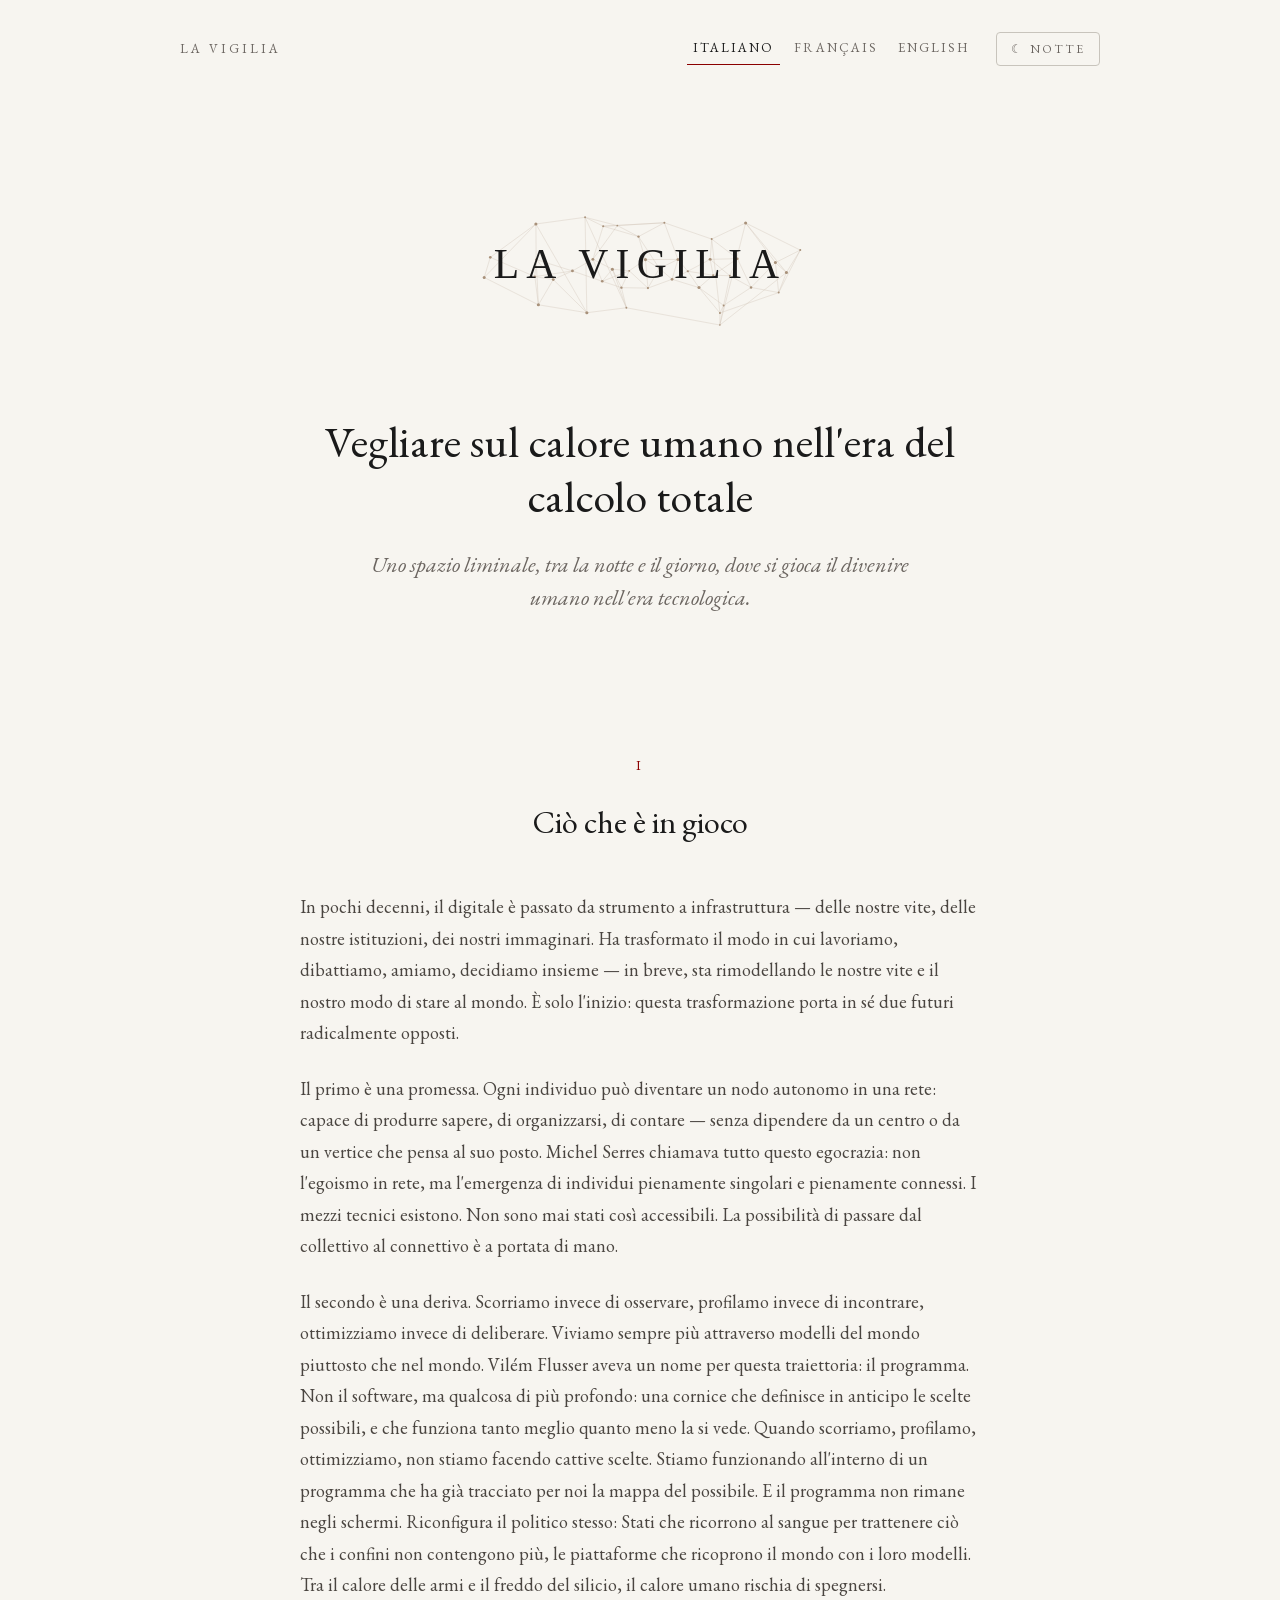
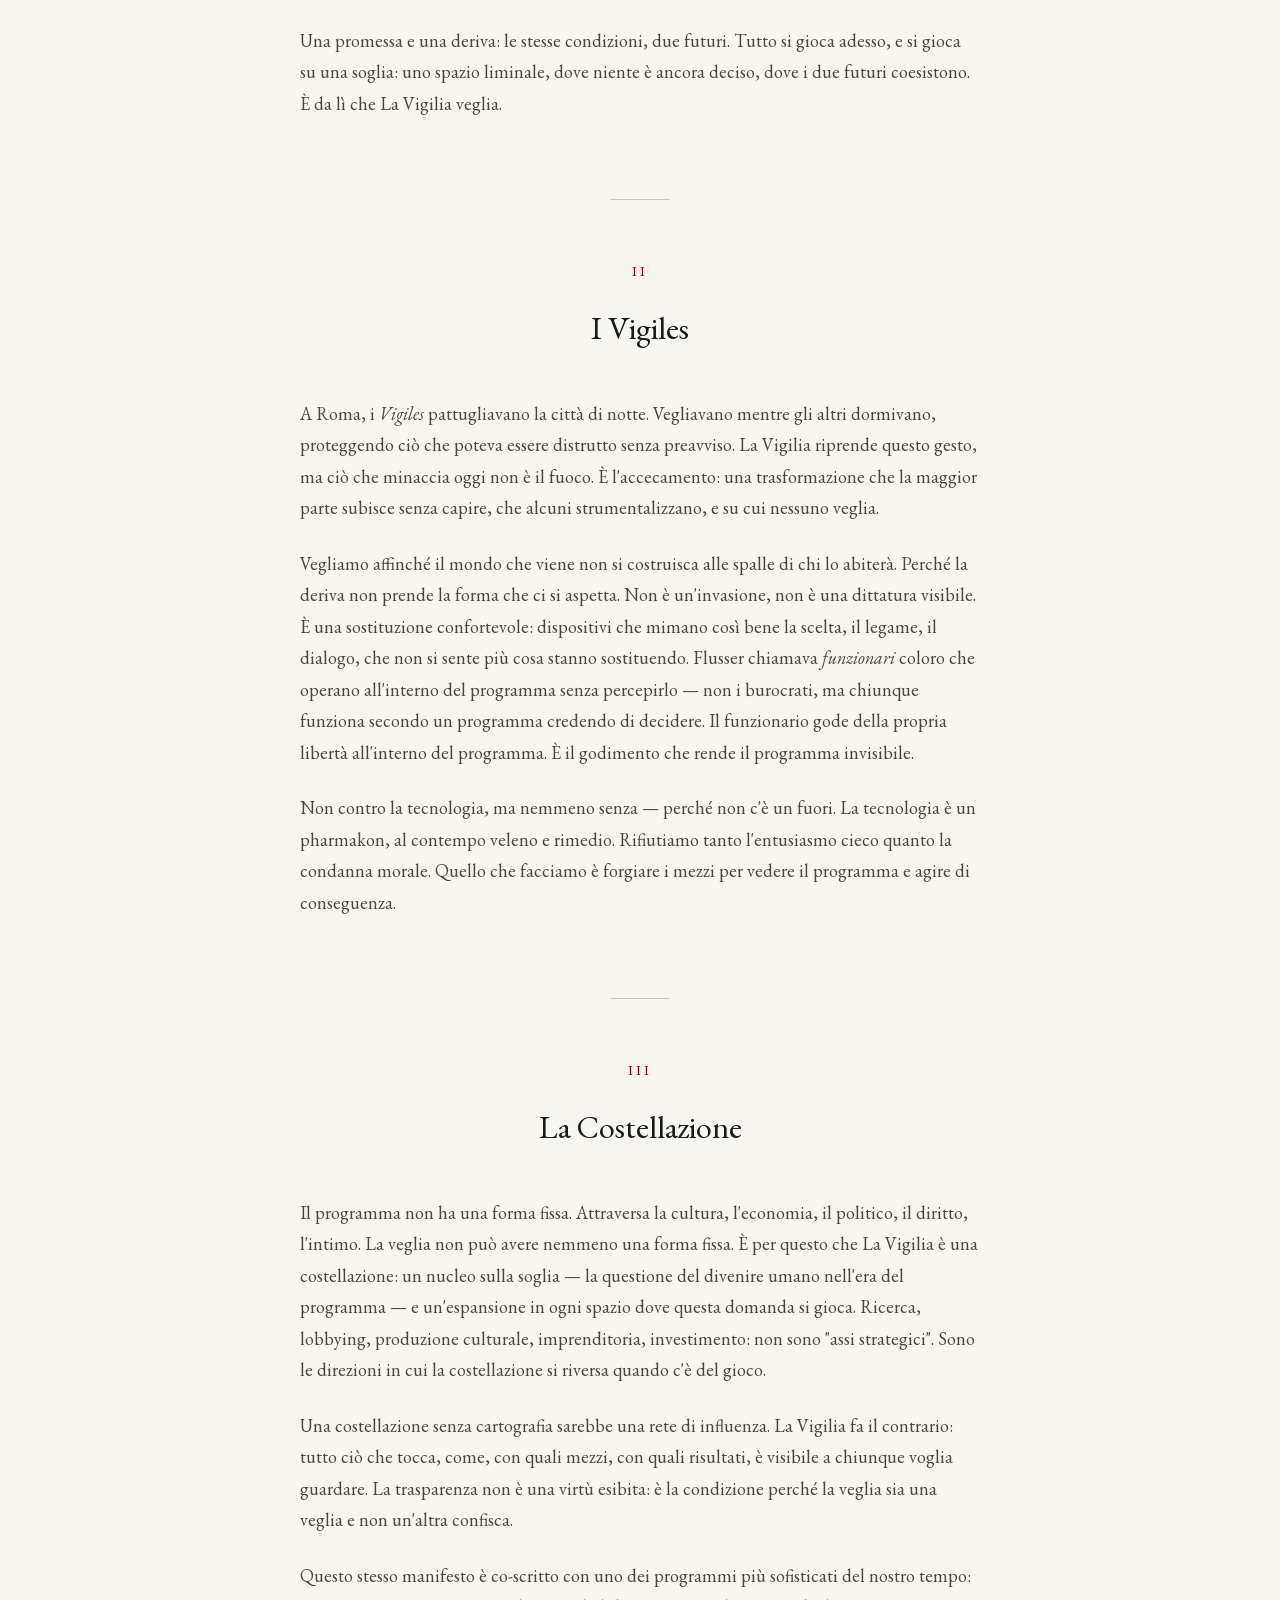
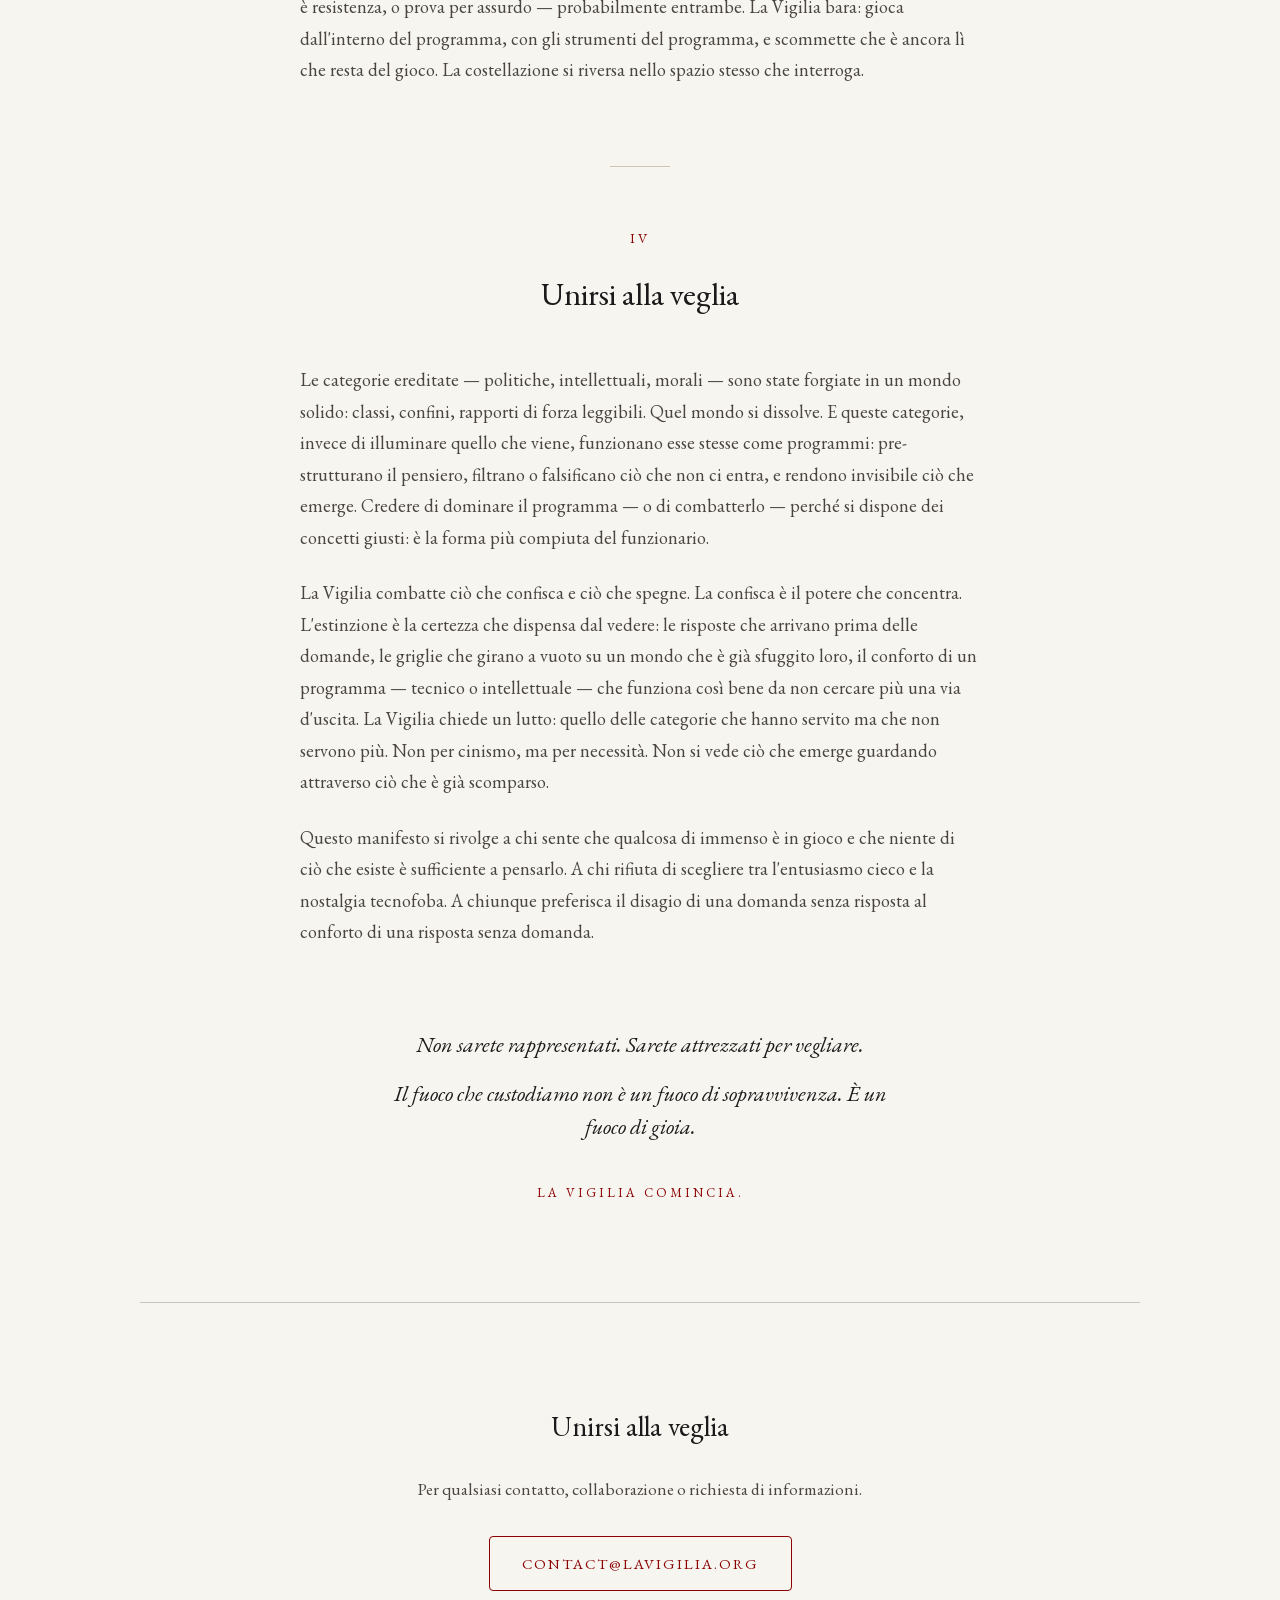
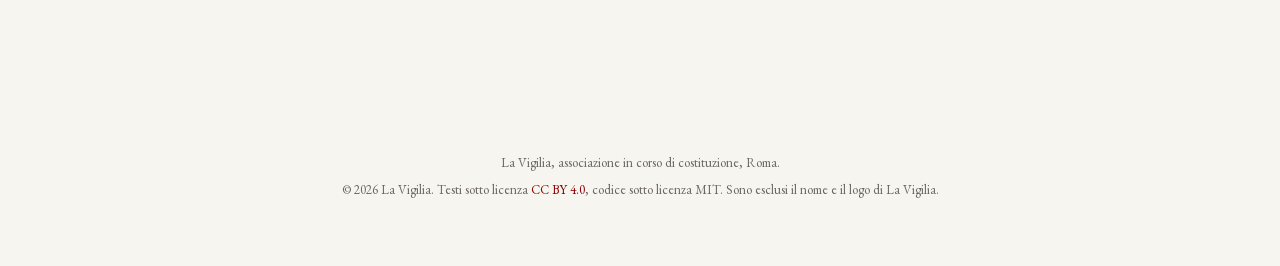
<file: index.html>
<!DOCTYPE html>
<html lang="it">
<head>
  <meta charset="UTF-8">
  <meta name="viewport" content="width=device-width, initial-scale=1.0">
  <title>La Vigilia — Vegliare sul calore umano nell'era del calcolo totale</title>
  <meta name="description" content="La Vigilia veglia affinché la trasformazione tecnologica non si costruisca alle spalle di chi dovrà abitarla. Manifesto e missione.">

  <meta property="og:title" content="La Vigilia">
  <meta property="og:description" content="Vegliare sul calore umano nell'era del calcolo totale.">
  <meta property="og:type" content="website">
  <meta property="og:url" content="https://lavigilia.org/">
  <meta property="og:locale" content="it_IT">
  <meta property="og:locale:alternate" content="fr_FR">

  <link rel="alternate" hreflang="it" href="https://lavigilia.org/">
  <link rel="alternate" hreflang="fr" href="https://lavigilia.org/fr/">
  <link rel="alternate" hreflang="en" href="https://lavigilia.org/en/">
  <link rel="alternate" hreflang="x-default" href="https://lavigilia.org/">

  <link rel="icon" type="image/svg+xml" href="assets/logo-light.svg">

  <link rel="preload" href="fonts/eb-garamond-latin.woff2" as="font" type="font/woff2" crossorigin>

  <link rel="stylesheet" href="css/style.css?v=2">
</head>
<body>

  <header class="site-header">
    <div class="brand">La Vigilia</div>
    <div class="header-controls">
      <nav class="lang-switcher" aria-label="Lingue">
        <span class="current" aria-current="page">Italiano</span>
        <a href="/fr/" hreflang="fr">Français</a>
        <a href="/en/" hreflang="en">English</a>
      </nav>
      <button class="mode-toggle" id="modeToggle" type="button" aria-label="Cambiare modalità visiva">
        <span class="icon" aria-hidden="true">◐</span><span class="label">Notte</span>
      </button>
    </div>
  </header>

  <main>

    <section class="hero">
      <div class="logo-wrapper">
        <img src="assets/logo-light.svg" alt="La Vigilia" class="logo logo-light">
        <img src="assets/logo-dark.svg" alt="La Vigilia" class="logo logo-dark">
      </div>
      <h1>Vegliare sul calore umano nell'era del calcolo totale</h1>
      <p class="tagline">Uno spazio liminale, tra la notte e il giorno, dove si gioca il divenire umano nell'era tecnologica.</p>
    </section>

    <article class="manifesto container">
      <div class="reading">

        <section class="fade-in">
          <span class="section-label">I</span>
          <h2>Ciò che è in gioco</h2>
          <p>In pochi decenni, il digitale è passato da strumento a infrastruttura — delle nostre vite, delle nostre istituzioni, dei nostri immaginari. Ha trasformato il modo in cui lavoriamo, dibattiamo, amiamo, decidiamo insieme — in breve, sta rimodellando le nostre vite e il nostro modo di stare al mondo. È solo l'inizio: questa trasformazione porta in sé due futuri radicalmente opposti.</p>
          <p>Il primo è una promessa. Ogni individuo può diventare un nodo autonomo in una rete: capace di produrre sapere, di organizzarsi, di contare — senza dipendere da un centro o da un vertice che pensa al suo posto. Michel Serres chiamava tutto questo egocrazia: non l'egoismo in rete, ma l'emergenza di individui pienamente singolari e pienamente connessi. I mezzi tecnici esistono. Non sono mai stati così accessibili. La possibilità di passare dal collettivo al connettivo è a portata di mano.</p>
          <p>Il secondo è una deriva. Scorriamo invece di osservare, profilamo invece di incontrare, ottimizziamo invece di deliberare. Viviamo sempre più attraverso modelli del mondo piuttosto che nel mondo. Vilém Flusser aveva un nome per questa traiettoria: il programma. Non il software, ma qualcosa di più profondo: una cornice che definisce in anticipo le scelte possibili, e che funziona tanto meglio quanto meno la si vede. Quando scorriamo, profilamo, ottimizziamo, non stiamo facendo cattive scelte. Stiamo funzionando all'interno di un programma che ha già tracciato per noi la mappa del possibile. E il programma non rimane negli schermi. Riconfigura il politico stesso: Stati che ricorrono al sangue per trattenere ciò che i confini non contengono più, le piattaforme che ricoprono il mondo con i loro modelli. Tra il calore delle armi e il freddo del silicio, il calore umano rischia di spegnersi.</p>
          <p>Una promessa e una deriva: le stesse condizioni, due futuri. Tutto si gioca adesso, e si gioca su una soglia: uno spazio liminale, dove niente è ancora deciso, dove i due futuri coesistono. È da lì che La Vigilia veglia.</p>
        </section>

        <div class="section-divider" aria-hidden="true"></div>

        <section class="fade-in">
          <span class="section-label">II</span>
          <h2>I Vigiles</h2>
          <p>A Roma, i <em>Vigiles</em> pattugliavano la città di notte. Vegliavano mentre gli altri dormivano, proteggendo ciò che poteva essere distrutto senza preavviso. La Vigilia riprende questo gesto, ma ciò che minaccia oggi non è il fuoco. È l'accecamento: una trasformazione che la maggior parte subisce senza capire, che alcuni strumentalizzano, e su cui nessuno veglia.</p>
          <p>Vegliamo affinché il mondo che viene non si costruisca alle spalle di chi lo abiterà. Perché la deriva non prende la forma che ci si aspetta. Non è un'invasione, non è una dittatura visibile. È una sostituzione confortevole: dispositivi che mimano così bene la scelta, il legame, il dialogo, che non si sente più cosa stanno sostituendo. Flusser chiamava <em>funzionari</em> coloro che operano all'interno del programma senza percepirlo — non i burocrati, ma chiunque funziona secondo un programma credendo di decidere. Il funzionario gode della propria libertà all'interno del programma. È il godimento che rende il programma invisibile.</p>
          <p>Non contro la tecnologia, ma nemmeno senza — perché non c'è un fuori. La tecnologia è un pharmakon, al contempo veleno e rimedio. Rifiutiamo tanto l'entusiasmo cieco quanto la condanna morale. Quello che facciamo è forgiare i mezzi per vedere il programma e agire di conseguenza.</p>
        </section>

        <div class="section-divider" aria-hidden="true"></div>

        <section class="fade-in">
          <span class="section-label">III</span>
          <h2>La Costellazione</h2>
          <p>Il programma non ha una forma fissa. Attraversa la cultura, l'economia, il politico, il diritto, l'intimo. La veglia non può avere nemmeno una forma fissa. È per questo che La Vigilia è una costellazione: un nucleo sulla soglia — la questione del divenire umano nell'era del programma — e un'espansione in ogni spazio dove questa domanda si gioca. Ricerca, lobbying, produzione culturale, imprenditoria, investimento: non sono "assi strategici". Sono le direzioni in cui la costellazione si riversa quando c'è del gioco.</p>
          <p>Una costellazione senza cartografia sarebbe una rete di influenza. La Vigilia fa il contrario: tutto ciò che tocca, come, con quali mezzi, con quali risultati, è visibile a chiunque voglia guardare. La trasparenza non è una virtù esibita: è la condizione perché la veglia sia una veglia e non un'altra confisca.</p>
          <p>Questo stesso manifesto è co-scritto con uno dei programmi più sofisticati del nostro tempo: è resistenza, o prova per assurdo — probabilmente entrambe. La Vigilia bara: gioca dall'interno del programma, con gli strumenti del programma, e scommette che è ancora lì che resta del gioco. La costellazione si riversa nello spazio stesso che interroga.</p>
        </section>

        <div class="section-divider" aria-hidden="true"></div>

        <section class="fade-in">
          <span class="section-label">IV</span>
          <h2>Unirsi alla veglia</h2>
          <p>Le categorie ereditate — politiche, intellettuali, morali — sono state forgiate in un mondo solido: classi, confini, rapporti di forza leggibili. Quel mondo si dissolve. E queste categorie, invece di illuminare quello che viene, funzionano esse stesse come programmi: pre-strutturano il pensiero, filtrano o falsificano ciò che non ci entra, e rendono invisibile ciò che emerge. Credere di dominare il programma — o di combatterlo — perché si dispone dei concetti giusti: è la forma più compiuta del funzionario.</p>
          <p>La Vigilia combatte ciò che confisca e ciò che spegne. La confisca è il potere che concentra. L'estinzione è la certezza che dispensa dal vedere: le risposte che arrivano prima delle domande, le griglie che girano a vuoto su un mondo che è già sfuggito loro, il conforto di un programma — tecnico o intellettuale — che funziona così bene da non cercare più una via d'uscita. La Vigilia chiede un lutto: quello delle categorie che hanno servito ma che non servono più. Non per cinismo, ma per necessità. Non si vede ciò che emerge guardando attraverso ciò che è già scomparso.</p>
          <p>Questo manifesto si rivolge a chi sente che qualcosa di immenso è in gioco e che niente di ciò che esiste è sufficiente a pensarlo. A chi rifiuta di scegliere tra l'entusiasmo cieco e la nostalgia tecnofoba. A chiunque preferisca il disagio di una domanda senza risposta al conforto di una risposta senza domanda.</p>
        </section>

        <div class="closing fade-in">
          <p>Non sarete rappresentati. Sarete attrezzati per vegliare.</p>
          <p>Il fuoco che custodiamo non è un fuoco di sopravvivenza. È un fuoco di gioia.</p>
          <p class="signature">La Vigilia comincia.</p>
        </div>

      </div>
    </article>

    <section class="contact" id="contact">
      <h2>Unirsi alla veglia</h2>
      <p>Per qualsiasi contatto, collaborazione o richiesta di informazioni.</p>
      <a href="mailto:contact@lavigilia.org" class="email-link">contact@lavigilia.org</a>
    </section>

  </main>

  <footer class="site-footer">
    <p>La Vigilia, associazione in corso di costituzione, Roma.</p>
    <p>© 2026 La Vigilia. Testi sotto licenza <a href="https://creativecommons.org/licenses/by/4.0/" target="_blank" rel="noopener noreferrer">CC BY 4.0</a>, codice sotto licenza MIT. Sono esclusi il nome e il logo di La Vigilia.</p>
  </footer>

  <script src="js/main.js"></script>
</body>
</html>
</file>
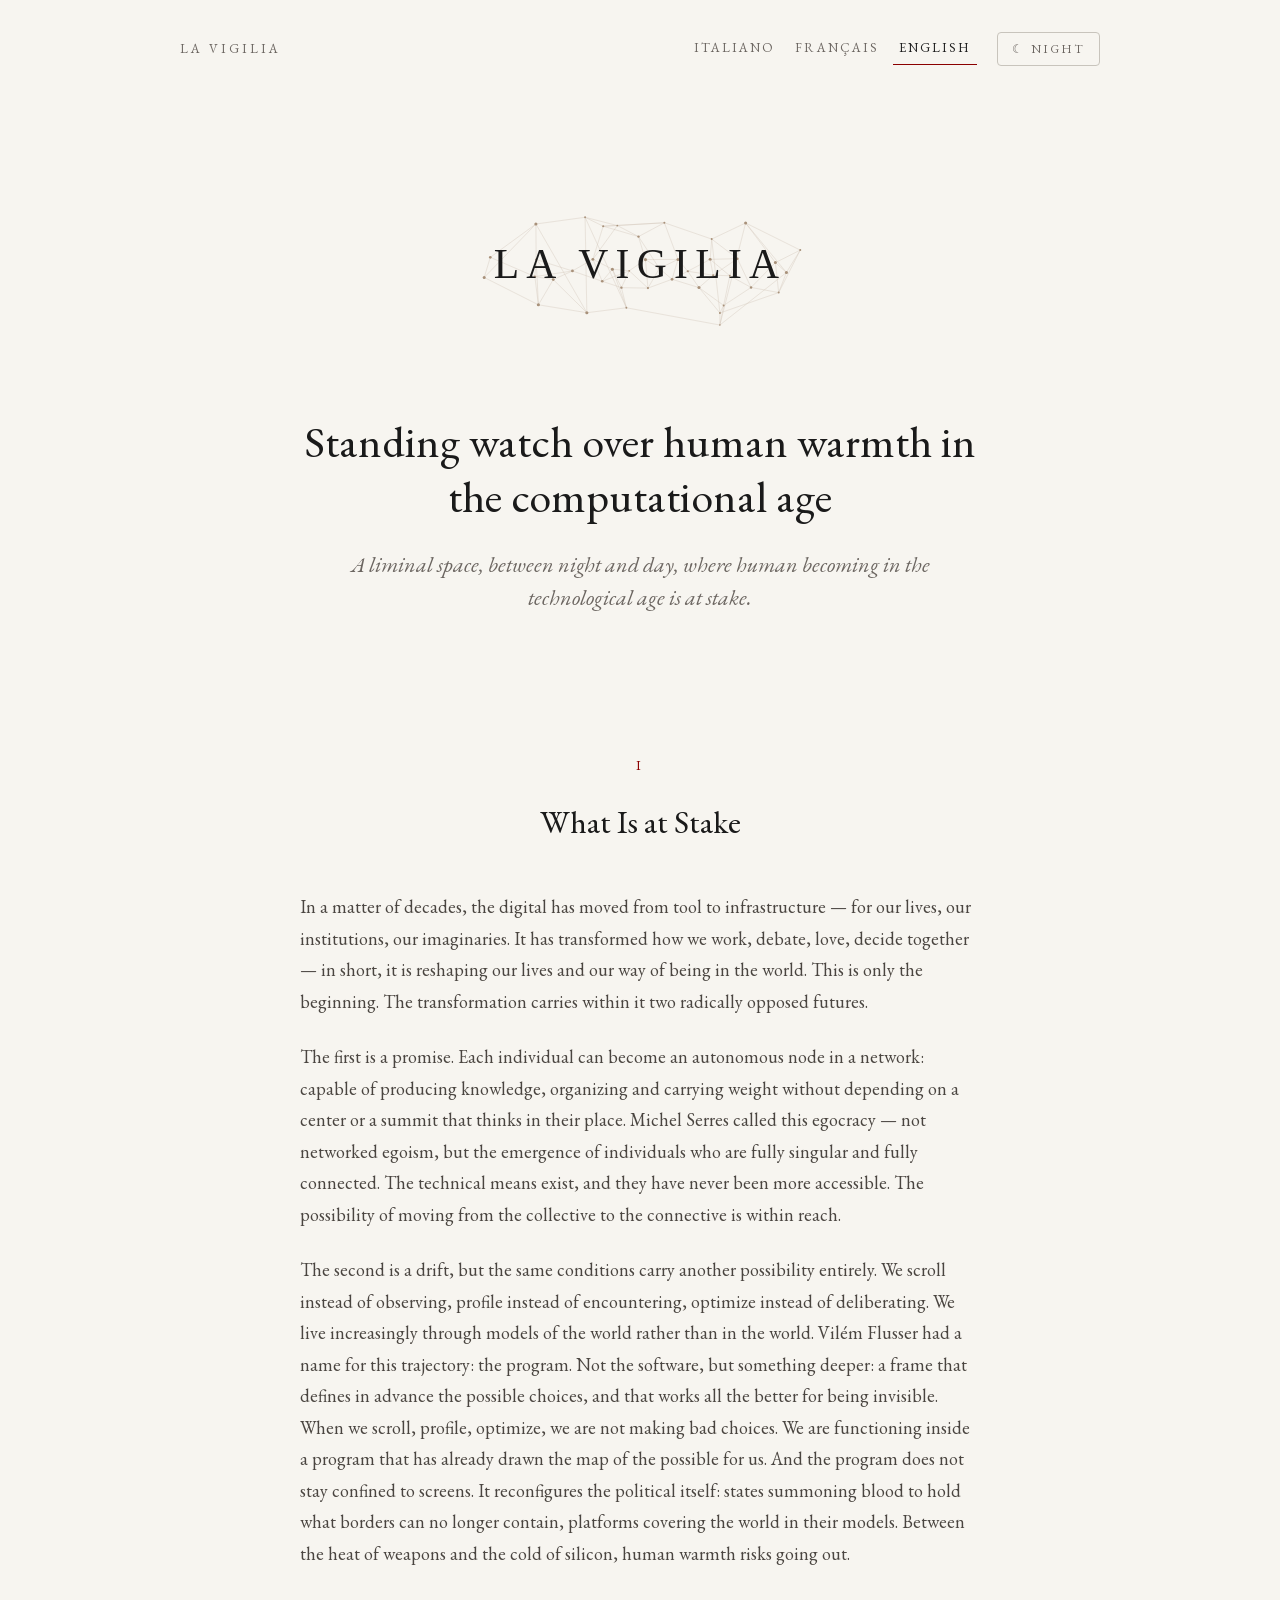
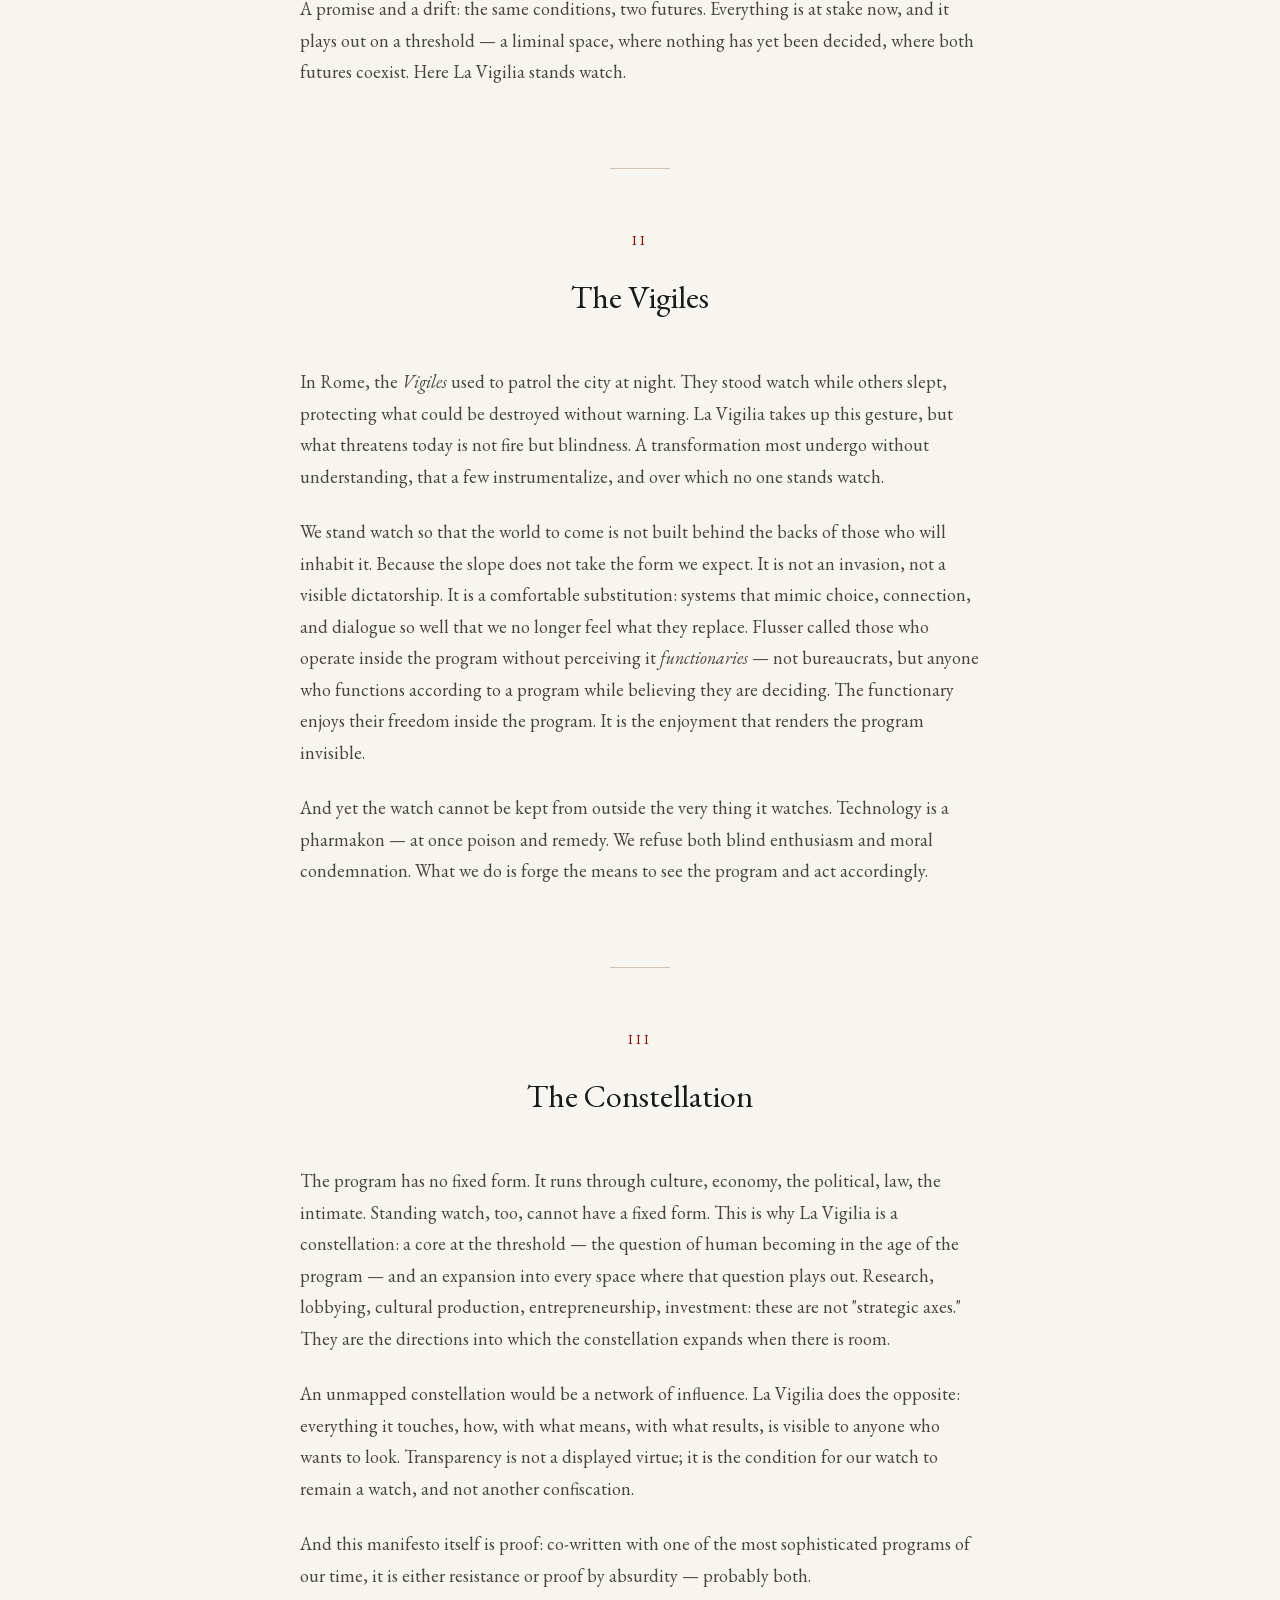
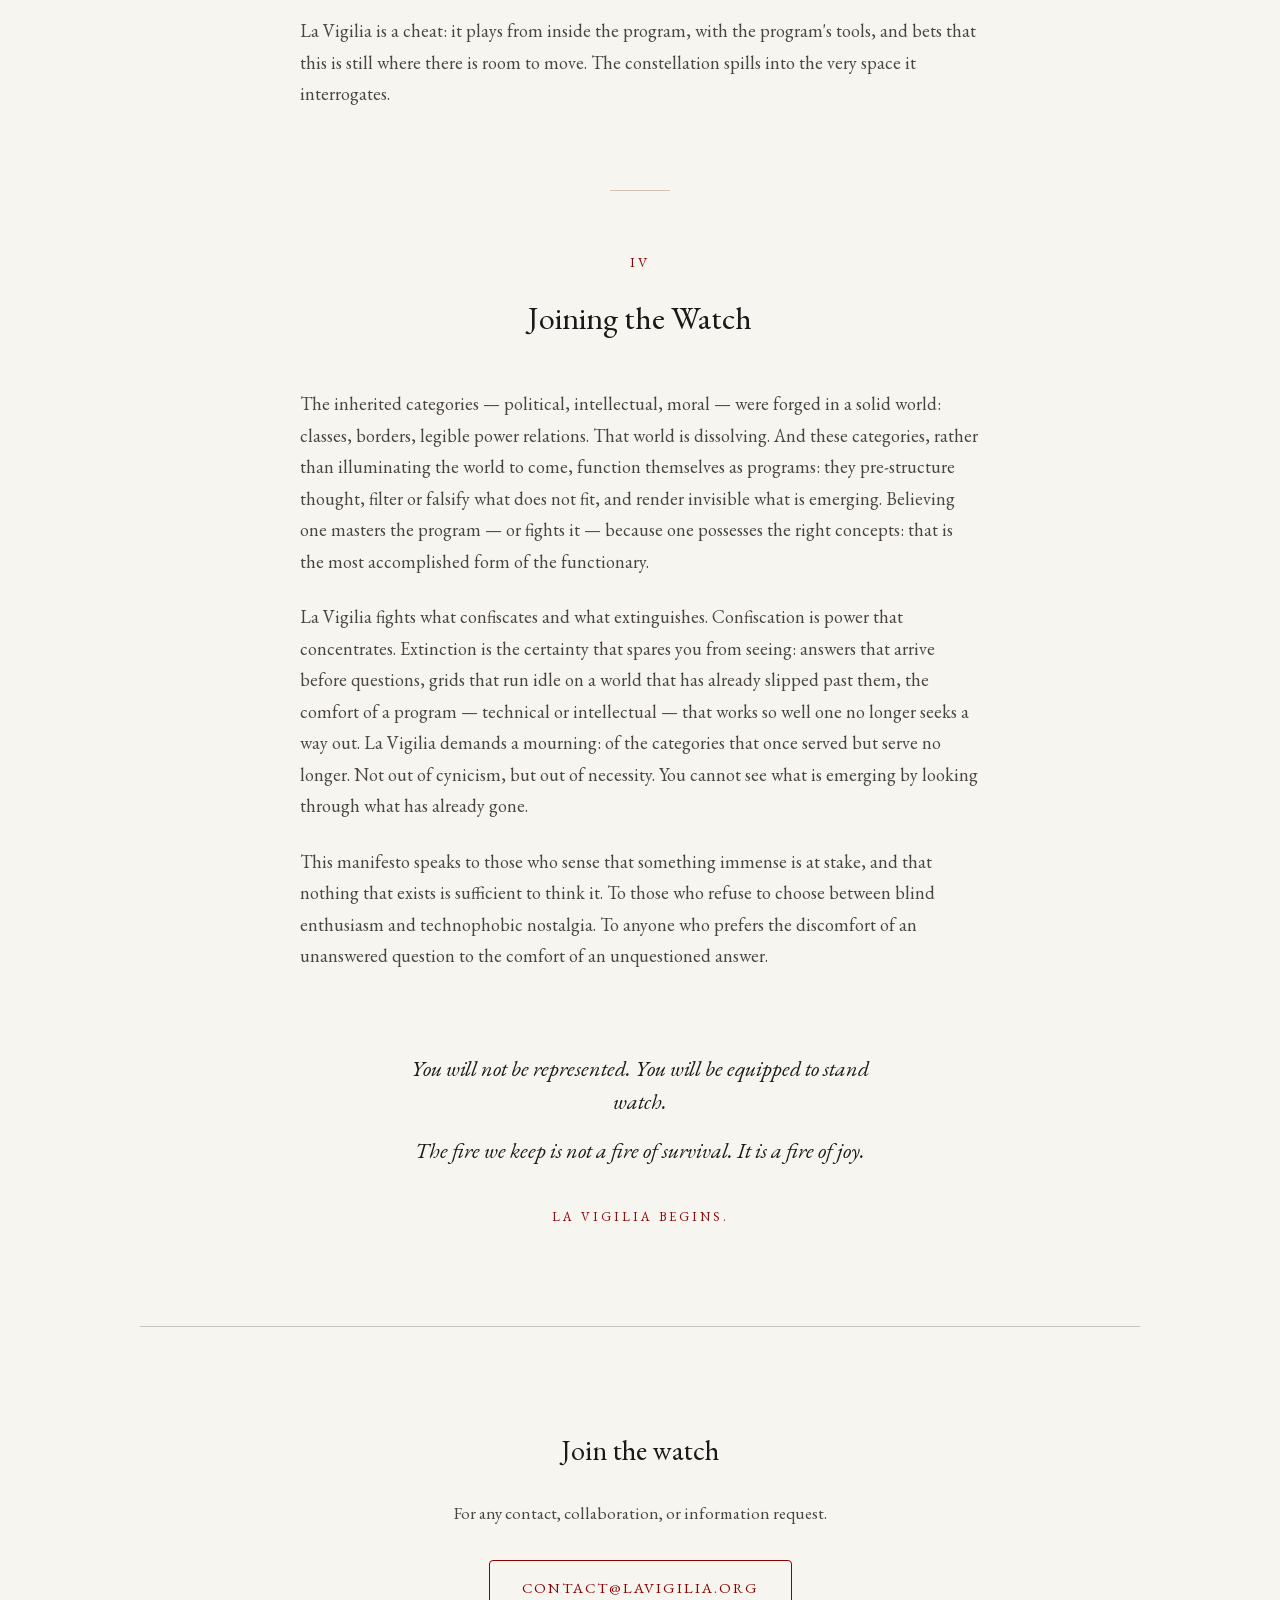
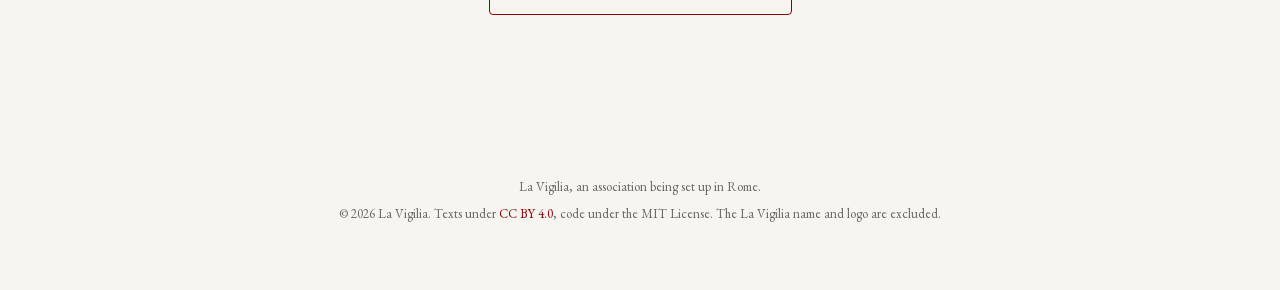
<file: en/index.html>
<!DOCTYPE html>
<html lang="en">
<head>
  <meta charset="UTF-8">
  <meta name="viewport" content="width=device-width, initial-scale=1.0">
  <title>La Vigilia — Standing watch over human warmth in the computational age</title>
  <meta name="description" content="La Vigilia stands watch so that the technological transformation is not built behind the backs of those who will inhabit it. Manifesto and mission.">

  <meta property="og:title" content="La Vigilia">
  <meta property="og:description" content="Standing watch over human warmth in the computational age.">
  <meta property="og:type" content="website">
  <meta property="og:url" content="https://lavigilia.org/en/">
  <meta property="og:locale" content="en_US">
  <meta property="og:locale:alternate" content="it_IT">
  <meta property="og:locale:alternate" content="fr_FR">

  <link rel="alternate" hreflang="it" href="https://lavigilia.org/">
  <link rel="alternate" hreflang="fr" href="https://lavigilia.org/fr/">
  <link rel="alternate" hreflang="en" href="https://lavigilia.org/en/">
  <link rel="alternate" hreflang="x-default" href="https://lavigilia.org/">

  <link rel="icon" type="image/svg+xml" href="../assets/logo-light.svg">

  <link rel="preload" href="../fonts/eb-garamond-latin.woff2" as="font" type="font/woff2" crossorigin>

  <link rel="stylesheet" href="../css/style.css?v=2">
</head>
<body>

  <header class="site-header">
    <div class="brand">La Vigilia</div>
    <div class="header-controls">
      <nav class="lang-switcher" aria-label="Languages">
        <a href="/" hreflang="it">Italiano</a>
        <a href="/fr/" hreflang="fr">Français</a>
        <span class="current" aria-current="page">English</span>
      </nav>
      <button class="mode-toggle" id="modeToggle" type="button" aria-label="Toggle visual mode">
        <span class="icon" aria-hidden="true">◐</span><span class="label">Mode</span>
      </button>
    </div>
  </header>

  <main>

    <section class="hero">
      <div class="logo-wrapper">
        <img src="../assets/logo-light.svg" alt="La Vigilia" class="logo logo-light">
        <img src="../assets/logo-dark.svg" alt="La Vigilia" class="logo logo-dark">
      </div>
      <h1>Standing watch over human warmth in the computational age</h1>
      <p class="tagline">A liminal space, between night and day, where human becoming in the technological age is at stake.</p>
    </section>

    <article class="manifesto container">
      <div class="reading">

        <section class="fade-in">
          <span class="section-label">I</span>
          <h2>What Is at Stake</h2>
          <p>In a matter of decades, the digital has moved from tool to infrastructure — for our lives, our institutions, our imaginaries. It has transformed how we work, debate, love, decide together — in short, it is reshaping our lives and our way of being in the world. This is only the beginning. The transformation carries within it two radically opposed futures.</p>
          <p>The first is a promise. Each individual can become an autonomous node in a network: capable of producing knowledge, organizing and carrying weight without depending on a center or a summit that thinks in their place. Michel Serres called this egocracy — not networked egoism, but the emergence of individuals who are fully singular and fully connected. The technical means exist, and they have never been more accessible. The possibility of moving from the collective to the connective is within reach.</p>
          <p>The second is a drift, but the same conditions carry another possibility entirely. We scroll instead of observing, profile instead of encountering, optimize instead of deliberating. We live increasingly through models of the world rather than in the world. Vilém Flusser had a name for this trajectory: the program. Not the software, but something deeper: a frame that defines in advance the possible choices, and that works all the better for being invisible. When we scroll, profile, optimize, we are not making bad choices. We are functioning inside a program that has already drawn the map of the possible for us. And the program does not stay confined to screens. It reconfigures the political itself: states summoning blood to hold what borders can no longer contain, platforms covering the world in their models. Between the heat of weapons and the cold of silicon, human warmth risks going out.</p>
          <p>A promise and a drift: the same conditions, two futures. Everything is at stake now, and it plays out on a threshold — a liminal space, where nothing has yet been decided, where both futures coexist. Here La Vigilia stands watch.</p>
        </section>

        <div class="section-divider" aria-hidden="true"></div>

        <section class="fade-in">
          <span class="section-label">II</span>
          <h2>The Vigiles</h2>
          <p>In Rome, the <em>Vigiles</em> used to patrol the city at night. They stood watch while others slept, protecting what could be destroyed without warning. La Vigilia takes up this gesture, but what threatens today is not fire but blindness. A transformation most undergo without understanding, that a few instrumentalize, and over which no one stands watch.</p>
          <p>We stand watch so that the world to come is not built behind the backs of those who will inhabit it. Because the slope does not take the form we expect. It is not an invasion, not a visible dictatorship. It is a comfortable substitution: systems that mimic choice, connection, and dialogue so well that we no longer feel what they replace. Flusser called those who operate inside the program without perceiving it <em>functionaries</em> — not bureaucrats, but anyone who functions according to a program while believing they are deciding. The functionary enjoys their freedom inside the program. It is the enjoyment that renders the program invisible.</p>
          <p>And yet the watch cannot be kept from outside the very thing it watches. Technology is a pharmakon — at once poison and remedy. We refuse both blind enthusiasm and moral condemnation. What we do is forge the means to see the program and act accordingly.</p>
        </section>

        <div class="section-divider" aria-hidden="true"></div>

        <section class="fade-in">
          <span class="section-label">III</span>
          <h2>The Constellation</h2>
          <p>The program has no fixed form. It runs through culture, economy, the political, law, the intimate. Standing watch, too, cannot have a fixed form. This is why La Vigilia is a constellation: a core at the threshold — the question of human becoming in the age of the program — and an expansion into every space where that question plays out. Research, lobbying, cultural production, entrepreneurship, investment: these are not "strategic axes." They are the directions into which the constellation expands when there is room.</p>
          <p>An unmapped constellation would be a network of influence. La Vigilia does the opposite: everything it touches, how, with what means, with what results, is visible to anyone who wants to look. Transparency is not a displayed virtue; it is the condition for our watch to remain a watch, and not another confiscation.</p>
          <p>And this manifesto itself is proof: co-written with one of the most sophisticated programs of our time, it is either resistance or proof by absurdity — probably both.</p>
          <p>La Vigilia is a cheat: it plays from inside the program, with the program's tools, and bets that this is still where there is room to move. The constellation spills into the very space it interrogates.</p>
        </section>

        <div class="section-divider" aria-hidden="true"></div>

        <section class="fade-in">
          <span class="section-label">IV</span>
          <h2>Joining the Watch</h2>
          <p>The inherited categories — political, intellectual, moral — were forged in a solid world: classes, borders, legible power relations. That world is dissolving. And these categories, rather than illuminating the world to come, function themselves as programs: they pre-structure thought, filter or falsify what does not fit, and render invisible what is emerging. Believing one masters the program — or fights it — because one possesses the right concepts: that is the most accomplished form of the functionary.</p>
          <p>La Vigilia fights what confiscates and what extinguishes. Confiscation is power that concentrates. Extinction is the certainty that spares you from seeing: answers that arrive before questions, grids that run idle on a world that has already slipped past them, the comfort of a program — technical or intellectual — that works so well one no longer seeks a way out. La Vigilia demands a mourning: of the categories that once served but serve no longer. Not out of cynicism, but out of necessity. You cannot see what is emerging by looking through what has already gone.</p>
          <p>This manifesto speaks to those who sense that something immense is at stake, and that nothing that exists is sufficient to think it. To those who refuse to choose between blind enthusiasm and technophobic nostalgia. To anyone who prefers the discomfort of an unanswered question to the comfort of an unquestioned answer.</p>
        </section>

        <div class="closing fade-in">
          <p>You will not be represented. You will be equipped to stand watch.</p>
          <p>The fire we keep is not a fire of survival. It is a fire of joy.</p>
          <p class="signature">La Vigilia begins.</p>
        </div>

      </div>
    </article>

    <section class="contact" id="contact">
      <h2>Join the watch</h2>
      <p>For any contact, collaboration, or information request.</p>
      <a href="mailto:contact@lavigilia.org" class="email-link">contact@lavigilia.org</a>
    </section>

  </main>

  <footer class="site-footer">
    <p>La Vigilia, an association being set up in Rome.</p>
    <p>© 2026 La Vigilia. Texts under <a href="https://creativecommons.org/licenses/by/4.0/" target="_blank" rel="noopener noreferrer">CC BY 4.0</a>, code under the MIT License. The La Vigilia name and logo are excluded.</p>
  </footer>

  <script src="../js/main.js"></script>
</body>
</html>
</file>
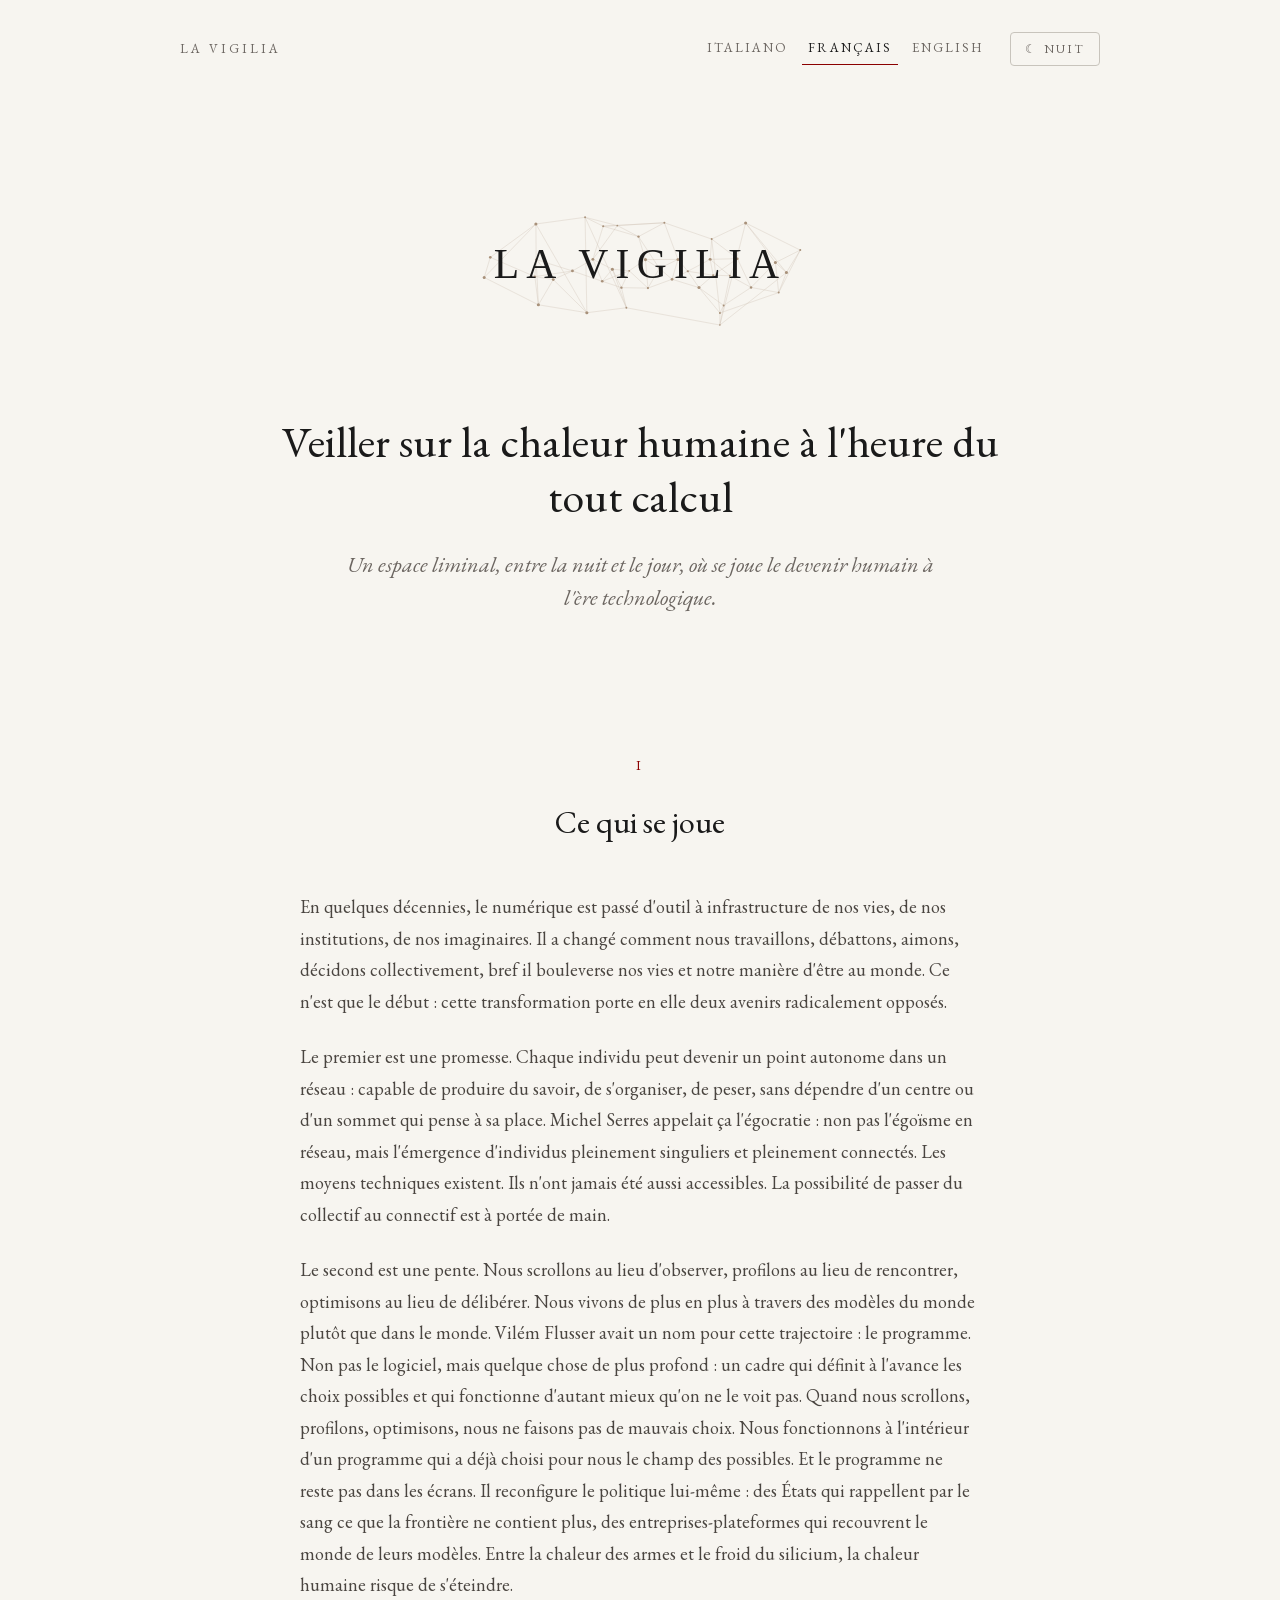
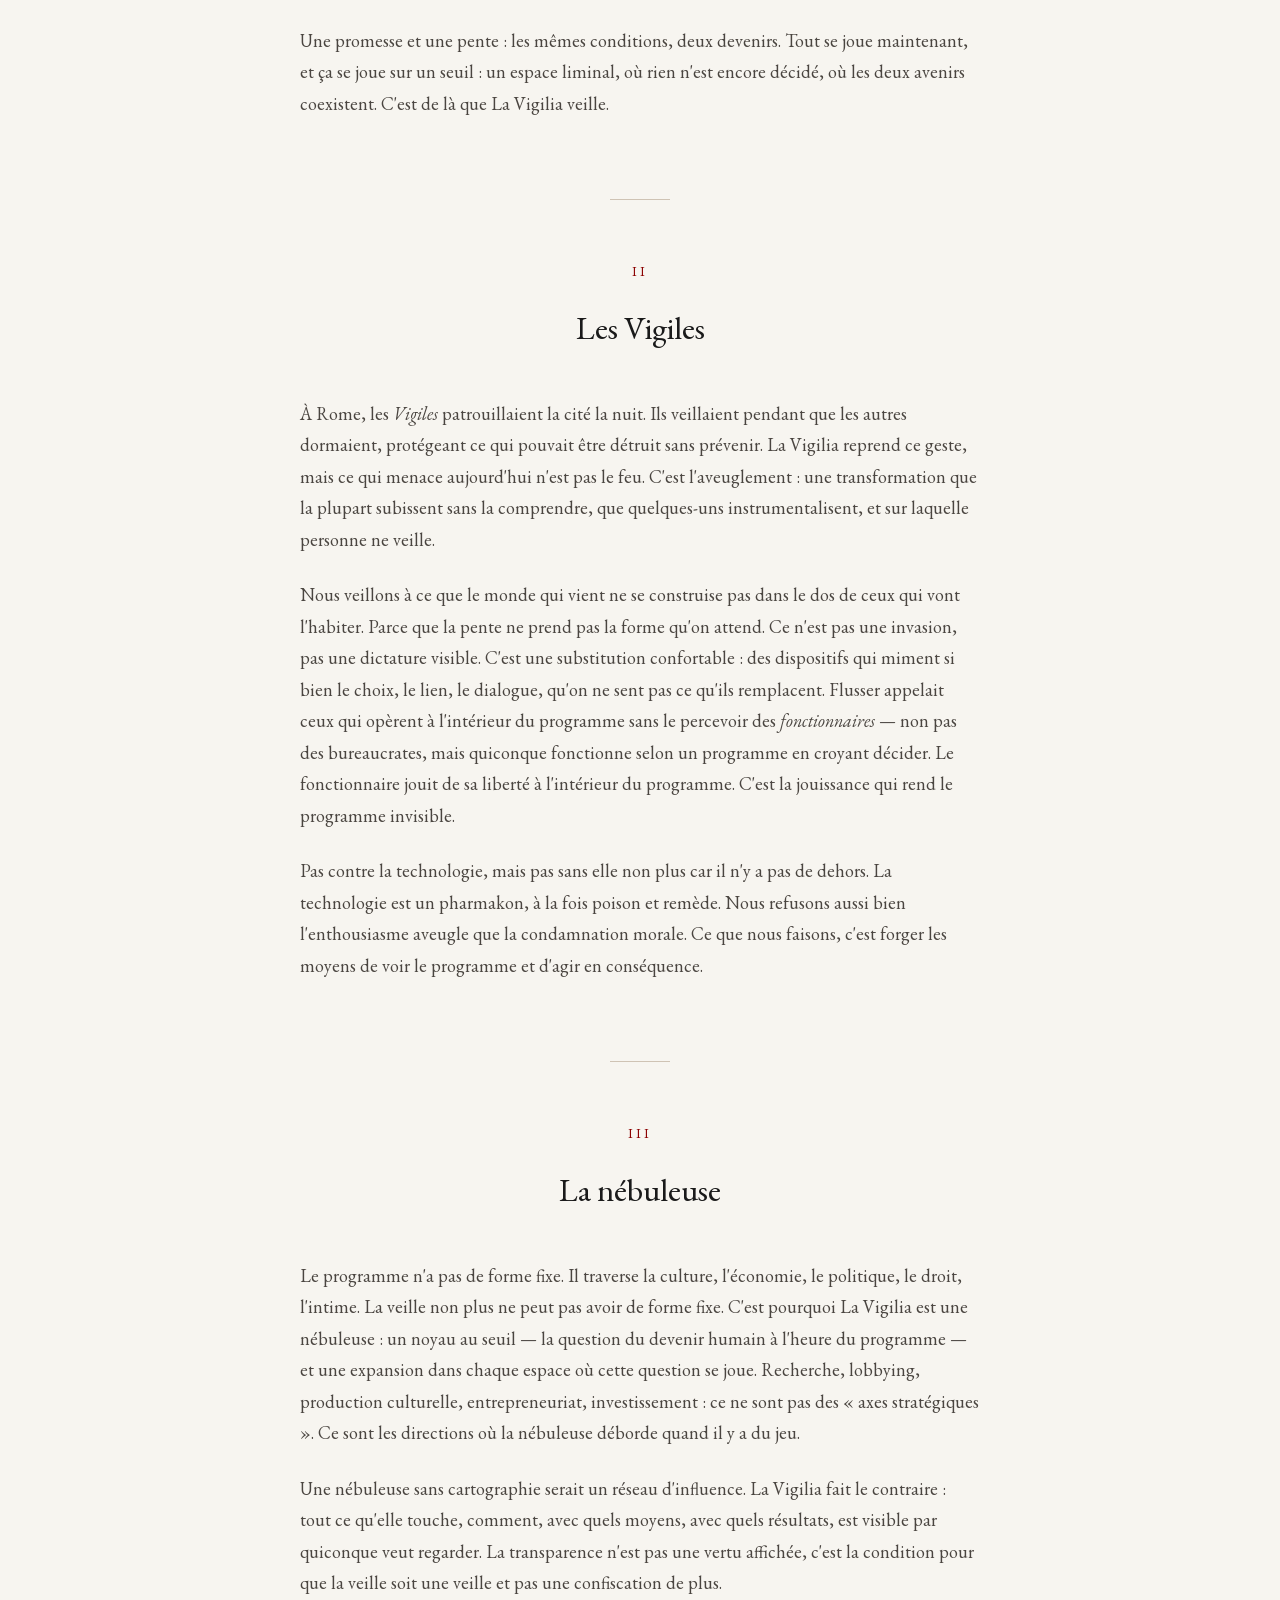
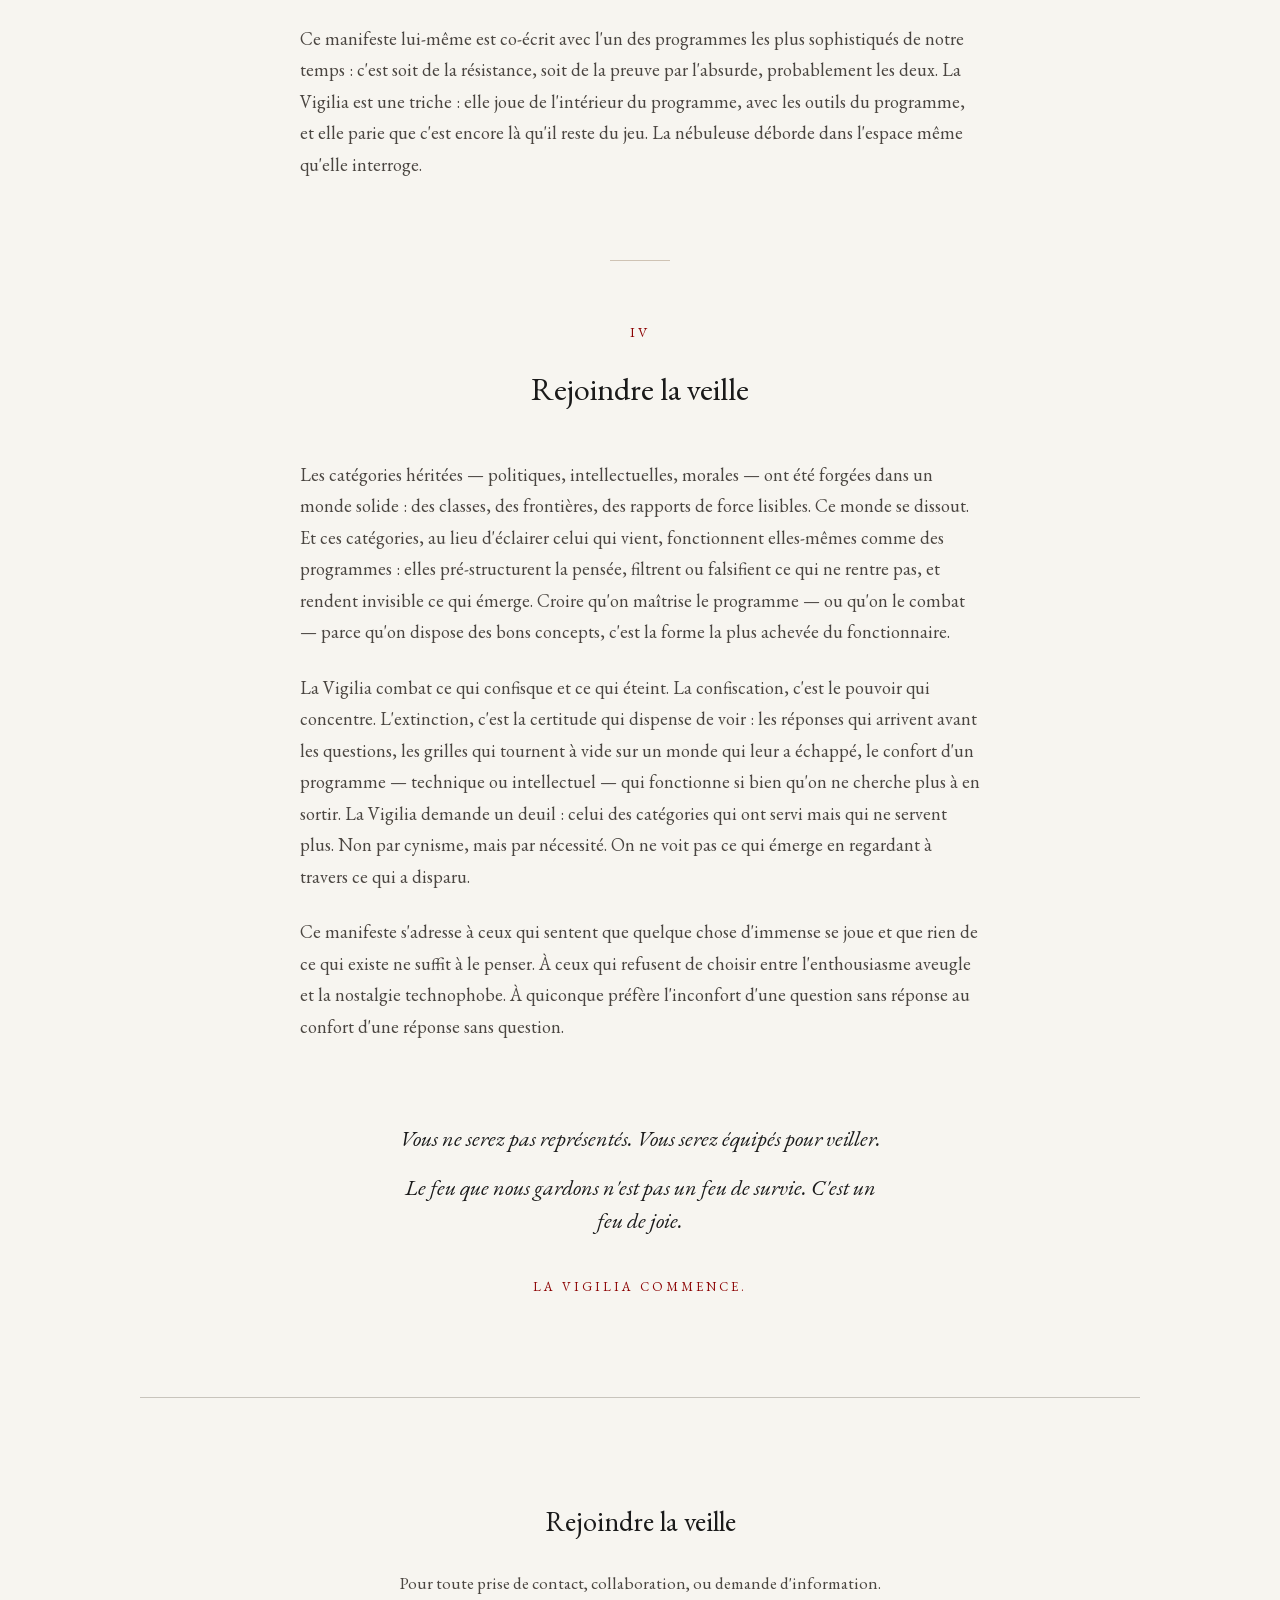
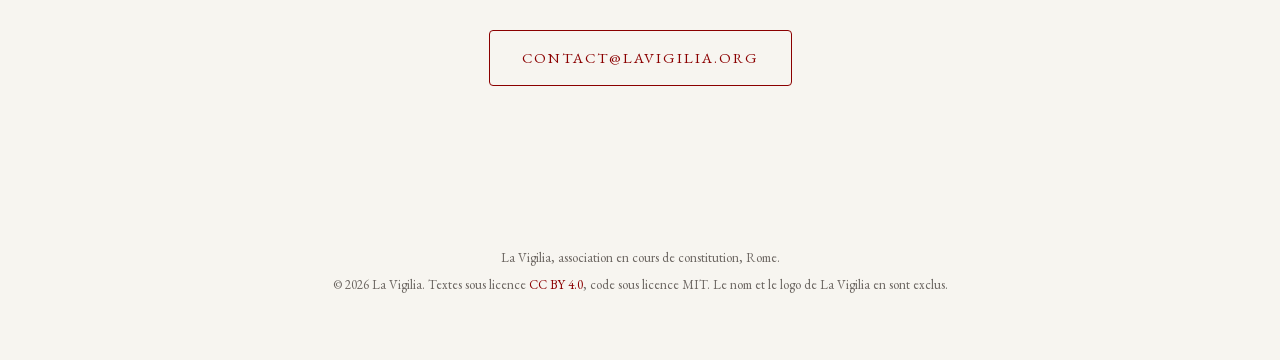
<file: fr/index.html>
<!DOCTYPE html>
<html lang="fr">
<head>
  <meta charset="UTF-8">
  <meta name="viewport" content="width=device-width, initial-scale=1.0">
  <title>La Vigilia — Veiller sur la chaleur humaine à l'heure du tout calcul</title>
  <meta name="description" content="La Vigilia veille à ce que la transformation technologique ne se fasse pas dans le dos de ceux qui vont l'habiter. Manifeste et mission.">

  <meta property="og:title" content="La Vigilia">
  <meta property="og:description" content="Veiller sur la chaleur humaine à l'heure du tout calcul.">
  <meta property="og:type" content="website">
  <meta property="og:url" content="https://lavigilia.org/fr/">
  <meta property="og:locale" content="fr_FR">
  <meta property="og:locale:alternate" content="it_IT">

  <link rel="alternate" hreflang="fr" href="https://lavigilia.org/fr/">
  <link rel="alternate" hreflang="it" href="https://lavigilia.org/">
  <link rel="alternate" hreflang="en" href="https://lavigilia.org/en/">
  <link rel="alternate" hreflang="x-default" href="https://lavigilia.org/">

  <link rel="icon" type="image/svg+xml" href="../assets/logo-light.svg">

  <link rel="preload" href="../fonts/eb-garamond-latin.woff2" as="font" type="font/woff2" crossorigin>

  <link rel="stylesheet" href="../css/style.css?v=2">
</head>
<body>

  <header class="site-header">
    <div class="brand">La Vigilia</div>
    <div class="header-controls">
      <nav class="lang-switcher" aria-label="Langues">
        <a href="/" hreflang="it">Italiano</a>
        <span class="current" aria-current="page">Français</span>
        <a href="/en/" hreflang="en">English</a>
      </nav>
      <button class="mode-toggle" id="modeToggle" type="button" aria-label="Changer le mode visuel">
        <span class="icon" aria-hidden="true">◐</span><span class="label">Mode</span>
      </button>
    </div>
  </header>

  <main>

    <section class="hero">
      <div class="logo-wrapper">
        <img src="../assets/logo-light.svg" alt="La Vigilia" class="logo logo-light">
        <img src="../assets/logo-dark.svg" alt="La Vigilia" class="logo logo-dark">
      </div>
      <h1>Veiller sur la chaleur humaine à l'heure du tout calcul</h1>
      <p class="tagline">Un espace liminal, entre la nuit et le jour, où se joue le devenir humain à l'ère technologique.</p>
    </section>

    <article class="manifesto container">
      <div class="reading">

        <section class="fade-in">
          <span class="section-label">I</span>
          <h2>Ce qui se joue</h2>
          <p>En quelques décennies, le numérique est passé d'outil à infrastructure de nos vies, de nos institutions, de nos imaginaires. Il a changé comment nous travaillons, débattons, aimons, décidons collectivement, bref il bouleverse nos vies et notre manière d'être au monde. Ce n'est que le début : cette transformation porte en elle deux avenirs radicalement opposés.</p>
          <p>Le premier est une promesse. Chaque individu peut devenir un point autonome dans un réseau : capable de produire du savoir, de s'organiser, de peser, sans dépendre d'un centre ou d'un sommet qui pense à sa place. Michel Serres appelait ça l'égocratie : non pas l'égoïsme en réseau, mais l'émergence d'individus pleinement singuliers et pleinement connectés. Les moyens techniques existent. Ils n'ont jamais été aussi accessibles. La possibilité de passer du collectif au connectif est à portée de main.</p>
          <p>Le second est une pente. Nous scrollons au lieu d'observer, profilons au lieu de rencontrer, optimisons au lieu de délibérer. Nous vivons de plus en plus à travers des modèles du monde plutôt que dans le monde. Vilém Flusser avait un nom pour cette trajectoire : le programme. Non pas le logiciel, mais quelque chose de plus profond : un cadre qui définit à l'avance les choix possibles et qui fonctionne d'autant mieux qu'on ne le voit pas. Quand nous scrollons, profilons, optimisons, nous ne faisons pas de mauvais choix. Nous fonctionnons à l'intérieur d'un programme qui a déjà choisi pour nous le champ des possibles. Et le programme ne reste pas dans les écrans. Il reconfigure le politique lui-même : des États qui rappellent par le sang ce que la frontière ne contient plus, des entreprises-plateformes qui recouvrent le monde de leurs modèles. Entre la chaleur des armes et le froid du silicium, la chaleur humaine risque de s'éteindre.</p>
          <p>Une promesse et une pente : les mêmes conditions, deux devenirs. Tout se joue maintenant, et ça se joue sur un seuil : un espace liminal, où rien n'est encore décidé, où les deux avenirs coexistent. C'est de là que La Vigilia veille.</p>
        </section>

        <div class="section-divider" aria-hidden="true"></div>

        <section class="fade-in">
          <span class="section-label">II</span>
          <h2>Les Vigiles</h2>
          <p>À Rome, les <em>Vigiles</em> patrouillaient la cité la nuit. Ils veillaient pendant que les autres dormaient, protégeant ce qui pouvait être détruit sans prévenir. La Vigilia reprend ce geste, mais ce qui menace aujourd'hui n'est pas le feu. C'est l'aveuglement : une transformation que la plupart subissent sans la comprendre, que quelques-uns instrumentalisent, et sur laquelle personne ne veille.</p>
          <p>Nous veillons à ce que le monde qui vient ne se construise pas dans le dos de ceux qui vont l'habiter. Parce que la pente ne prend pas la forme qu'on attend. Ce n'est pas une invasion, pas une dictature visible. C'est une substitution confortable : des dispositifs qui miment si bien le choix, le lien, le dialogue, qu'on ne sent pas ce qu'ils remplacent. Flusser appelait ceux qui opèrent à l'intérieur du programme sans le percevoir des <em>fonctionnaires</em> — non pas des bureaucrates, mais quiconque fonctionne selon un programme en croyant décider. Le fonctionnaire jouit de sa liberté à l'intérieur du programme. C'est la jouissance qui rend le programme invisible.</p>
          <p>Pas contre la technologie, mais pas sans elle non plus car il n'y a pas de dehors. La technologie est un pharmakon, à la fois poison et remède. Nous refusons aussi bien l'enthousiasme aveugle que la condamnation morale. Ce que nous faisons, c'est forger les moyens de voir le programme et d'agir en conséquence.</p>
        </section>

        <div class="section-divider" aria-hidden="true"></div>

        <section class="fade-in">
          <span class="section-label">III</span>
          <h2>La nébuleuse</h2>
          <p>Le programme n'a pas de forme fixe. Il traverse la culture, l'économie, le politique, le droit, l'intime. La veille non plus ne peut pas avoir de forme fixe. C'est pourquoi La Vigilia est une nébuleuse : un noyau au seuil — la question du devenir humain à l'heure du programme — et une expansion dans chaque espace où cette question se joue. Recherche, lobbying, production culturelle, entrepreneuriat, investissement : ce ne sont pas des « axes stratégiques ». Ce sont les directions où la nébuleuse déborde quand il y a du jeu.</p>
          <p>Une nébuleuse sans cartographie serait un réseau d'influence. La Vigilia fait le contraire : tout ce qu'elle touche, comment, avec quels moyens, avec quels résultats, est visible par quiconque veut regarder. La transparence n'est pas une vertu affichée, c'est la condition pour que la veille soit une veille et pas une confiscation de plus.</p>
          <p>Ce manifeste lui-même est co-écrit avec l'un des programmes les plus sophistiqués de notre temps : c'est soit de la résistance, soit de la preuve par l'absurde, probablement les deux. La Vigilia est une triche : elle joue de l'intérieur du programme, avec les outils du programme, et elle parie que c'est encore là qu'il reste du jeu. La nébuleuse déborde dans l'espace même qu'elle interroge.</p>
        </section>

        <div class="section-divider" aria-hidden="true"></div>

        <section class="fade-in">
          <span class="section-label">IV</span>
          <h2>Rejoindre la veille</h2>
          <p>Les catégories héritées — politiques, intellectuelles, morales — ont été forgées dans un monde solide : des classes, des frontières, des rapports de force lisibles. Ce monde se dissout. Et ces catégories, au lieu d'éclairer celui qui vient, fonctionnent elles-mêmes comme des programmes : elles pré-structurent la pensée, filtrent ou falsifient ce qui ne rentre pas, et rendent invisible ce qui émerge. Croire qu'on maîtrise le programme — ou qu'on le combat — parce qu'on dispose des bons concepts, c'est la forme la plus achevée du fonctionnaire.</p>
          <p>La Vigilia combat ce qui confisque et ce qui éteint. La confiscation, c'est le pouvoir qui concentre. L'extinction, c'est la certitude qui dispense de voir : les réponses qui arrivent avant les questions, les grilles qui tournent à vide sur un monde qui leur a échappé, le confort d'un programme — technique ou intellectuel — qui fonctionne si bien qu'on ne cherche plus à en sortir. La Vigilia demande un deuil : celui des catégories qui ont servi mais qui ne servent plus. Non par cynisme, mais par nécessité. On ne voit pas ce qui émerge en regardant à travers ce qui a disparu.</p>
          <p>Ce manifeste s'adresse à ceux qui sentent que quelque chose d'immense se joue et que rien de ce qui existe ne suffit à le penser. À ceux qui refusent de choisir entre l'enthousiasme aveugle et la nostalgie technophobe. À quiconque préfère l'inconfort d'une question sans réponse au confort d'une réponse sans question.</p>
        </section>

        <div class="closing fade-in">
          <p>Vous ne serez pas représentés. Vous serez équipés pour veiller.</p>
          <p>Le feu que nous gardons n'est pas un feu de survie. C'est un feu de joie.</p>
          <p class="signature">La Vigilia commence.</p>
        </div>

      </div>
    </article>

    <section class="contact" id="contact">
      <h2>Rejoindre la veille</h2>
      <p>Pour toute prise de contact, collaboration, ou demande d'information.</p>
      <a href="mailto:contact@lavigilia.org" class="email-link">contact@lavigilia.org</a>
    </section>

  </main>

  <footer class="site-footer">
    <p>La Vigilia, association en cours de constitution, Rome.</p>
    <p>© 2026 La Vigilia. Textes sous licence <a href="https://creativecommons.org/licenses/by/4.0/" target="_blank" rel="noopener noreferrer">CC BY 4.0</a>, code sous licence MIT. Le nom et le logo de La Vigilia en sont exclus.</p>
  </footer>

  <script src="../js/main.js"></script>
</body>
</html>
</file>
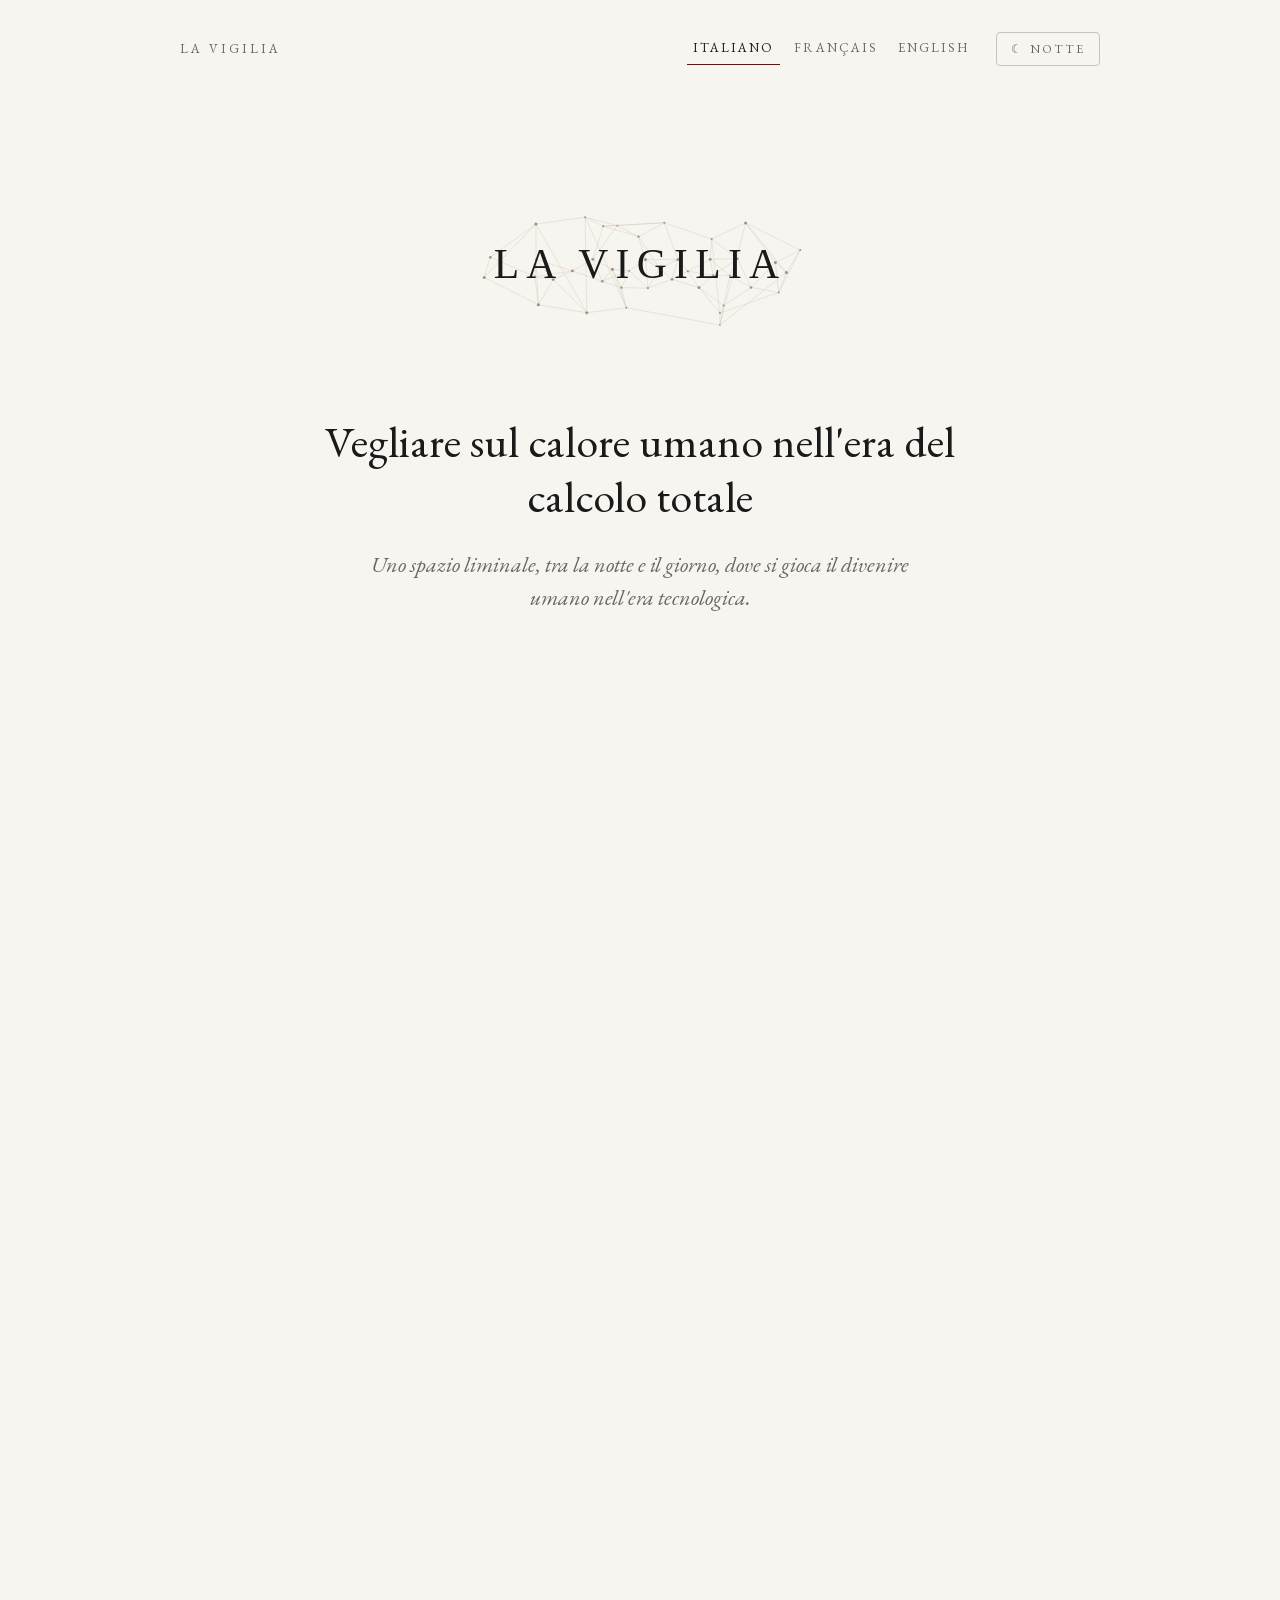
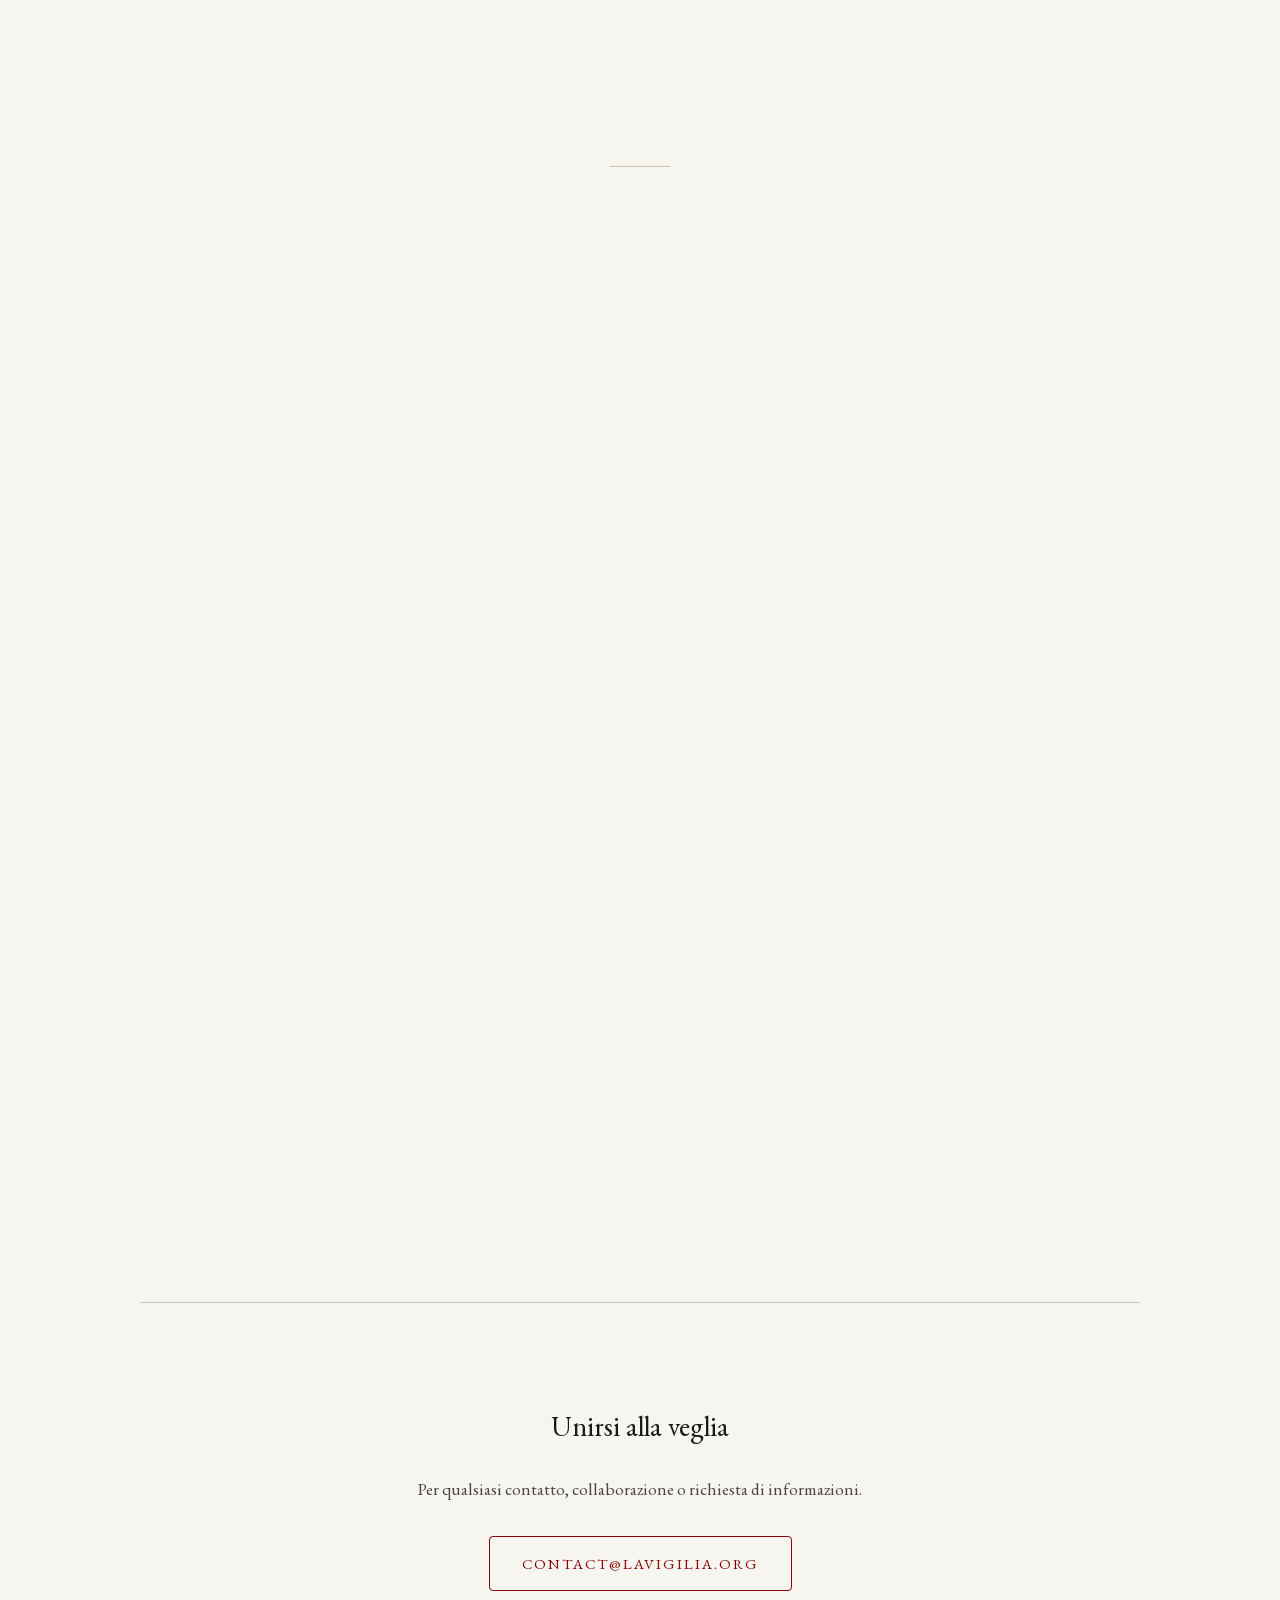
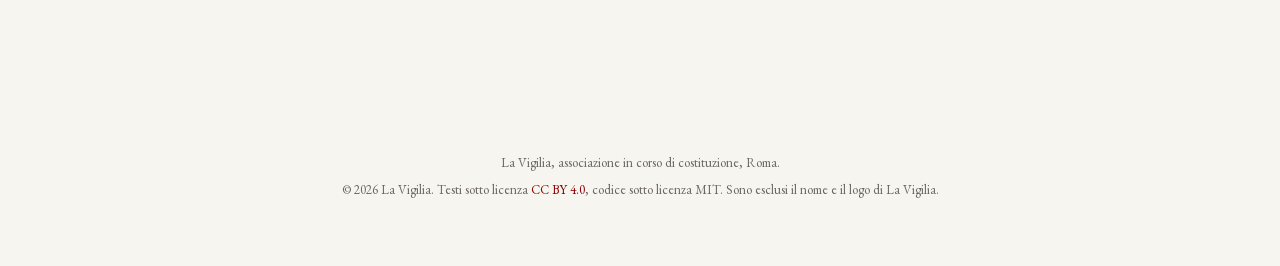
<file: it/index.html>
<!DOCTYPE html>
<html lang="it">
<head>
  <meta charset="UTF-8">
  <meta http-equiv="refresh" content="0; url=/">
  <link rel="canonical" href="https://lavigilia.org/">
</head>
<body>
</body>
</html>
</file>
<file: css/style.css>
/* EB Garamond, SIL OFL 1.1: see fonts/OFL.txt */

@font-face {
  font-family: 'EB Garamond';
  font-style: normal;
  font-weight: 400 800;
  font-display: swap;
  src: url('../fonts/eb-garamond-latin-ext.woff2') format('woff2');
  unicode-range: U+0100-02BA, U+02BD-02C5, U+02C7-02CC, U+02CE-02D7, U+02DD-02FF, U+0304, U+0308, U+0329, U+1D00-1DBF, U+1E00-1E9F, U+1EF2-1EFF, U+2020, U+20A0-20AB, U+20AD-20C4, U+2113, U+2C60-2C7F, U+A720-A7FF;
}

@font-face {
  font-family: 'EB Garamond';
  font-style: normal;
  font-weight: 400 800;
  font-display: swap;
  src: url('../fonts/eb-garamond-latin.woff2') format('woff2');
  unicode-range: U+0000-00FF, U+0131, U+0152-0153, U+02BB-02BC, U+02C6, U+02DA, U+02DC, U+0304, U+0308, U+0329, U+2000-206F, U+20AC, U+2122, U+2191, U+2193, U+2212, U+2215, U+FEFF, U+FFFD;
}

@font-face {
  font-family: 'EB Garamond';
  font-style: italic;
  font-weight: 400 800;
  font-display: swap;
  src: url('../fonts/eb-garamond-italic-latin-ext.woff2') format('woff2');
  unicode-range: U+0100-02BA, U+02BD-02C5, U+02C7-02CC, U+02CE-02D7, U+02DD-02FF, U+0304, U+0308, U+0329, U+1D00-1DBF, U+1E00-1E9F, U+1EF2-1EFF, U+2020, U+20A0-20AB, U+20AD-20C4, U+2113, U+2C60-2C7F, U+A720-A7FF;
}

@font-face {
  font-family: 'EB Garamond';
  font-style: italic;
  font-weight: 400 800;
  font-display: swap;
  src: url('../fonts/eb-garamond-italic-latin.woff2') format('woff2');
  unicode-range: U+0000-00FF, U+0131, U+0152-0153, U+02BB-02BC, U+02C6, U+02DA, U+02DC, U+0304, U+0308, U+0329, U+2000-206F, U+20AC, U+2122, U+2191, U+2193, U+2212, U+2215, U+FEFF, U+FFFD;
}

:root {
  --nuit: #0F0A14;
  --encre: #1A1A1A;
  --terre: #A8917A;
  --ambre: #C4956A;
  --rouge: #8B0000;
  --creme: #F7F5F0;
  --os: #E8E4DD;
  --cendre: #6B6560;
  --papier: #E8E3DC;
  --filet: #C8C4BC;
  --braise: #1A1215;
  --encre-adouci: #4A4540;

  --max-width: 1000px;
  --reading-width: 680px;
  --section-padding-y: 80px;
  --section-padding-x: 40px;

  --font-serif: 'EB Garamond', Georgia, 'Times New Roman', serif;

  --mode-transition: background-color 400ms ease, color 400ms ease, border-color 400ms ease;
}

:root,
[data-mode="light"] {
  --bg: var(--creme);
  --bg-alt: var(--papier);
  --bg-block: var(--papier);
  --text: var(--encre);
  --text-body: var(--encre-adouci);
  --text-meta: var(--cendre);
  --accent: var(--rouge);
  --structure: var(--terre);
  --separator: var(--filet);
  --gradient-bg: var(--creme);
}

[data-mode="dark"] {
  --bg: var(--nuit);
  --bg-alt: var(--braise);
  --bg-block: var(--braise);
  --text: var(--os);
  --text-body: var(--os);
  --text-meta: var(--cendre);
  --accent: var(--ambre);
  --structure: var(--ambre);
  --separator: #2A2025;
  --gradient-bg:
    radial-gradient(ellipse at 50% 45%, rgba(139, 0, 0, 0.16) 0%, transparent 60%),
    radial-gradient(ellipse at 50% 20%, rgba(168, 145, 122, 0.09) 0%, transparent 50%),
    radial-gradient(ellipse at 10% 90%, rgba(60, 40, 80, 0.12) 0%, transparent 45%),
    radial-gradient(ellipse at 90% 90%, rgba(60, 40, 80, 0.10) 0%, transparent 45%),
    var(--nuit);
}

/* Dark system setting, unless the visitor picked a mode */
@media (prefers-color-scheme: dark) {
  :root:not([data-mode]) {
    --bg: var(--nuit);
    --bg-alt: var(--braise);
    --bg-block: var(--braise);
    --text: var(--os);
    --text-body: var(--os);
    --text-meta: var(--cendre);
    --accent: var(--ambre);
    --structure: var(--ambre);
    --separator: #2A2025;
    --gradient-bg:
      radial-gradient(ellipse at 50% 45%, rgba(139, 0, 0, 0.16) 0%, transparent 60%),
      radial-gradient(ellipse at 50% 20%, rgba(168, 145, 122, 0.09) 0%, transparent 50%),
      radial-gradient(ellipse at 10% 90%, rgba(60, 40, 80, 0.12) 0%, transparent 45%),
      radial-gradient(ellipse at 90% 90%, rgba(60, 40, 80, 0.10) 0%, transparent 45%),
      var(--nuit);
  }
}

/* Base */

*, *::before, *::after {
  box-sizing: border-box;
  margin: 0;
  padding: 0;
}

html {
  scroll-behavior: smooth;
}

body {
  font-family: var(--font-serif);
  font-weight: 400;
  font-size: 18px;
  line-height: 1.7;
  background: var(--gradient-bg);
  color: var(--text-body);
  transition: var(--mode-transition);
  -webkit-font-smoothing: antialiased;
  -moz-osx-font-smoothing: grayscale;
  min-height: 100vh;
}

img, svg {
  display: block;
  max-width: 100%;
  height: auto;
}

a {
  color: var(--accent);
  text-decoration: none;
  transition: opacity 300ms ease;
}

a:hover {
  opacity: 0.7;
}

/* Layout */

.container {
  max-width: var(--max-width);
  margin: 0 auto;
  padding: 0 var(--section-padding-x);
}

.reading {
  max-width: var(--reading-width);
  margin: 0 auto;
}

/* Header */

.site-header {
  padding: 32px var(--section-padding-x);
  display: flex;
  justify-content: space-between;
  align-items: center;
  max-width: var(--max-width);
  margin: 0 auto;
  gap: 24px;
}

.site-header .brand {
  font-size: 13px;
  letter-spacing: 3px;
  text-transform: uppercase;
  color: var(--text-meta);
  font-weight: 400;
}

.header-controls {
  display: flex;
  gap: 20px;
  align-items: center;
}

.lang-switcher {
  display: flex;
  gap: 8px;
  font-size: 13px;
  letter-spacing: 2px;
  text-transform: uppercase;
  color: var(--text-meta);
}

.lang-switcher a,
.lang-switcher span {
  color: var(--text-meta);
  padding: 4px 6px;
  border-bottom: 1px solid transparent;
  transition: border-color 300ms ease, color 300ms ease;
}

.lang-switcher a:hover {
  color: var(--accent);
  opacity: 1;
}

.lang-switcher .current {
  color: var(--text);
  border-bottom-color: var(--accent);
}

.mode-toggle {
  background: transparent;
  border: 1px solid var(--separator);
  color: var(--text-meta);
  font-family: var(--font-serif);
  font-size: 12px;
  letter-spacing: 2px;
  text-transform: uppercase;
  padding: 8px 14px;
  border-radius: 4px;
  cursor: pointer;
  transition: all 300ms ease;
}

.mode-toggle:hover {
  border-color: var(--accent);
  color: var(--accent);
}

.mode-toggle .icon {
  display: inline-block;
  margin-right: 6px;
}

/* Hero */

.hero {
  padding: 100px var(--section-padding-x) 80px;
  text-align: center;
  max-width: var(--max-width);
  margin: 0 auto;
}

.hero .logo-wrapper {
  max-width: 520px;
  margin: 0 auto 60px;
}

.hero .logo-wrapper svg,
.hero .logo-wrapper img {
  width: 100%;
  height: auto;
}

.logo-dark { display: none; }
.logo-light { display: block; }

[data-mode="dark"] .logo-light { display: none; }
[data-mode="dark"] .logo-dark { display: block; }

@media (prefers-color-scheme: dark) {
  :root:not([data-mode]) .logo-light { display: none; }
  :root:not([data-mode]) .logo-dark { display: block; }
}

.hero h1 {
  font-size: 44px;
  font-weight: 400;
  line-height: 1.25;
  color: var(--text);
  max-width: 720px;
  margin: 0 auto 24px;
}

.hero .tagline {
  font-style: italic;
  font-size: 22px;
  line-height: 1.5;
  color: var(--text-meta);
  max-width: 600px;
  margin: 0 auto;
}

/* Manifesto */

.manifesto {
  padding: 60px var(--section-padding-x) 100px;
}

.manifesto section {
  margin-bottom: 80px;
}

.manifesto section:last-child {
  margin-bottom: 0;
}

.manifesto .section-label {
  display: block;
  font-size: 14px;
  letter-spacing: 3px;
  text-transform: uppercase;
  color: var(--accent);
  margin-bottom: 24px;
  text-align: center;
}

.manifesto h2 {
  font-size: 32px;
  font-weight: 400;
  line-height: 1.3;
  color: var(--text);
  text-align: center;
  margin-bottom: 48px;
}

.manifesto p {
  font-size: 18px;
  line-height: 1.75;
  color: var(--text-body);
  margin-bottom: 24px;
}

.manifesto p:last-child {
  margin-bottom: 0;
}

.section-divider {
  width: 60px;
  height: 1px;
  background: var(--structure);
  margin: 0 auto 60px;
  opacity: 0.5;
}

.closing {
  text-align: center;
  margin-top: 60px;
}

.closing p {
  font-style: italic;
  font-size: 22px;
  line-height: 1.5;
  color: var(--text);
  max-width: 500px;
  margin: 0 auto 16px;
}

.closing p.signature {
  font-style: normal;
  font-size: 13px;
  letter-spacing: 3px;
  text-transform: uppercase;
  color: var(--accent);
  margin-top: 40px;
}

/* Contact */

.contact {
  padding: 100px var(--section-padding-x) 120px;
  text-align: center;
  max-width: var(--max-width);
  margin: 0 auto;
  border-top: 1px solid var(--separator);
}

.contact h2 {
  font-size: 28px;
  font-weight: 400;
  color: var(--text);
  margin-bottom: 24px;
}

.contact p {
  color: var(--text-body);
  margin-bottom: 32px;
  font-size: 17px;
}

.contact .email-link {
  display: inline-block;
  font-size: 15px;
  letter-spacing: 2px;
  text-transform: uppercase;
  font-weight: 400;
  padding: 14px 32px;
  border: 1.5px solid var(--accent);
  border-radius: 4px;
  color: var(--accent);
  transition: all 300ms ease;
}

.contact .email-link:hover {
  background: var(--accent);
  color: var(--creme);
  opacity: 1;
}

[data-mode="dark"] .contact .email-link:hover {
  background: rgba(196, 149, 106, 0.2);
  color: var(--os);
}

/* Footer */

.site-footer {
  padding: 40px var(--section-padding-x) 60px;
  text-align: center;
  font-size: 13px;
  color: var(--text-meta);
  max-width: var(--max-width);
  margin: 0 auto;
  line-height: 1.8;
}

.site-footer p {
  margin-bottom: 4px;
}

.fade-in {
  opacity: 0;
  transform: translateY(20px);
  transition: opacity 900ms ease, transform 900ms ease;
}

.fade-in.visible {
  opacity: 1;
  transform: translateY(0);
}

@media (max-width: 700px) {
  :root {
    --section-padding-x: 24px;
  }

  body {
    font-size: 17px;
  }

  .site-header {
    flex-direction: column;
    gap: 16px;
    padding: 24px var(--section-padding-x);
  }

  .hero {
    padding: 60px var(--section-padding-x) 50px;
  }

  .hero h1 {
    font-size: 32px;
  }

  .hero .tagline {
    font-size: 18px;
  }

  .manifesto h2 {
    font-size: 26px;
    margin-bottom: 36px;
  }

  .manifesto p {
    font-size: 17px;
  }

  .manifesto section {
    margin-bottom: 60px;
  }

  .closing p {
    font-size: 19px;
  }

  .contact {
    padding: 70px var(--section-padding-x) 90px;
  }

  .contact h2 {
    font-size: 24px;
  }
}

@media (prefers-reduced-motion: reduce) {
  *, *::before, *::after {
    transition-duration: 0.01ms !important;
    animation-duration: 0.01ms !important;
  }
  .fade-in {
    opacity: 1;
    transform: none;
  }
  html {
    scroll-behavior: auto;
  }
}
</file>
